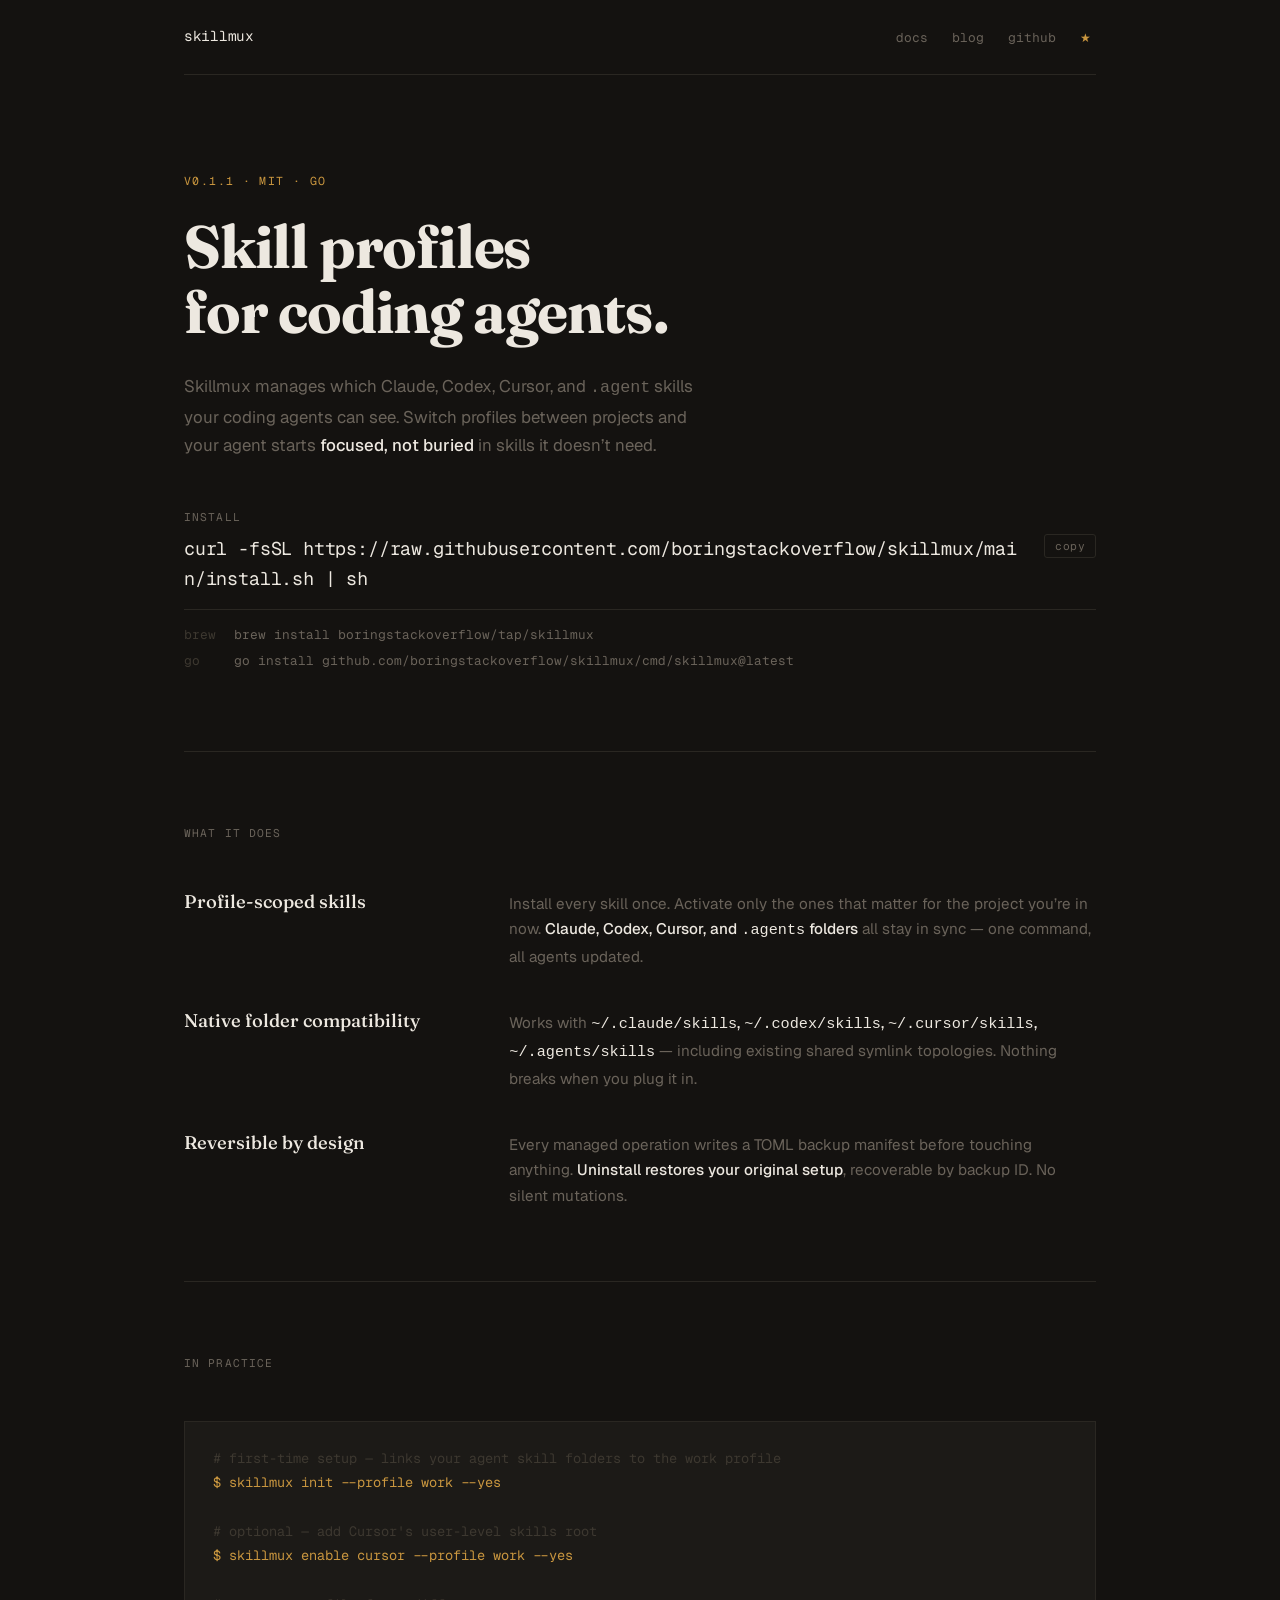
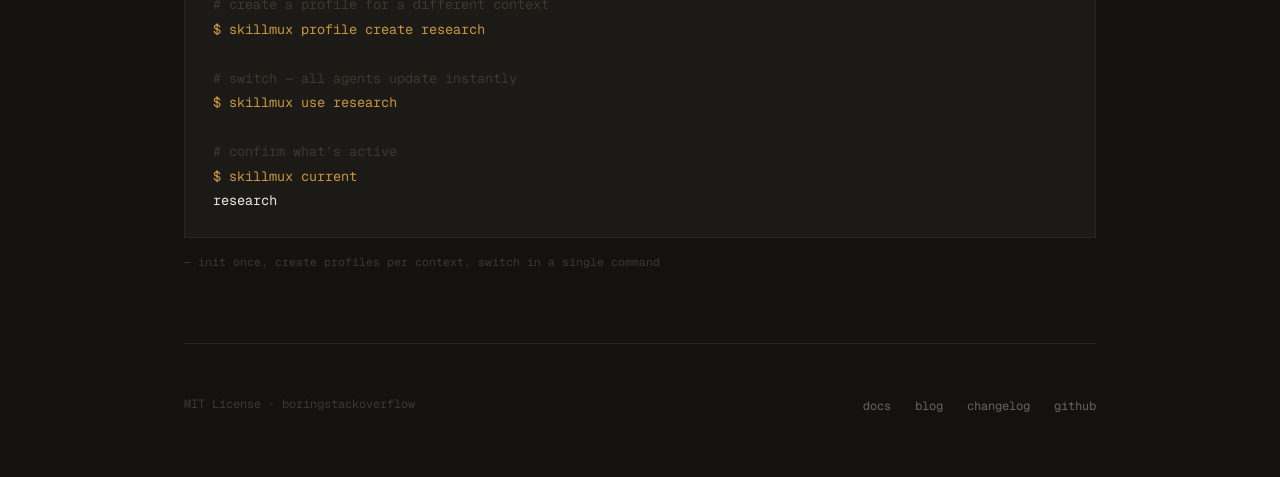
<file: docs/index.html>
<!DOCTYPE html>
<html lang="en">
<head>
  <meta charset="UTF-8">
  <meta name="viewport" content="width=device-width, initial-scale=1.0">
  <meta name="description" content="Skillmux is a CLI profile manager for Claude, Codex, Cursor, and coding-agent skills. Switch skill profiles per project while preserving native agent folders.">
  <meta name="robots" content="index,follow">
  <meta name="theme-color" content="#141210">
  <link rel="canonical" href="https://boringstackoverflow.github.io/skillmux/">
  <meta property="og:site_name" content="Skillmux">
  <meta property="og:title" content="Skillmux — Claude, Codex, Cursor, and coding-agent skill profiles">
  <meta property="og:description" content="A CLI profile manager for Claude, Codex, Cursor, and coding-agent skills. Keep agents focused by exposing only the skills needed for each project.">
  <meta property="og:type" content="website">
  <meta property="og:url" content="https://boringstackoverflow.github.io/skillmux/">
  <meta property="og:image" content="https://boringstackoverflow.github.io/skillmux/social-card.png">
  <meta property="og:image:type" content="image/png">
  <meta property="og:image:width" content="1200">
  <meta property="og:image:height" content="630">
  <meta property="og:image:alt" content="Skillmux profile manager for coding-agent skills">
  <meta property="og:locale" content="en_US">
  <meta name="twitter:card" content="summary_large_image">
  <meta name="twitter:title" content="Skillmux — Claude, Codex, Cursor, and coding-agent skill profiles">
  <meta name="twitter:description" content="Switch skill profiles per project for Claude, Codex, Cursor, and direct .agent skill folders.">
  <meta name="twitter:image" content="https://boringstackoverflow.github.io/skillmux/social-card.png">
  <title>Skillmux — Claude, Codex, Cursor, and coding-agent skill profiles</title>
  <link rel="icon" href="favicon.svg" type="image/svg+xml">
  <link rel="manifest" href="site.webmanifest">
  <link rel="preconnect" href="https://fonts.googleapis.com">
  <link rel="preconnect" href="https://fonts.gstatic.com" crossorigin>
  <link rel="stylesheet" href="style.css">
  <script type="application/ld+json">
  {
    "@context": "https://schema.org",
    "@type": "SoftwareApplication",
    "name": "Skillmux",
    "applicationCategory": "DeveloperApplication",
    "operatingSystem": "macOS, Linux",
    "description": "A CLI profile manager for Claude, Codex, Cursor, and coding-agent skills.",
    "url": "https://boringstackoverflow.github.io/skillmux/",
    "codeRepository": "https://github.com/boringstackoverflow/skillmux",
    "license": "https://github.com/boringstackoverflow/skillmux/blob/main/LICENSE",
    "programmingLanguage": "Go",
    "softwareVersion": "0.1.1",
    "author": {
      "@type": "Person",
      "name": "boringstackoverflow",
      "url": "https://github.com/boringstackoverflow"
    },
    "offers": {
      "@type": "Offer",
      "price": "0",
      "priceCurrency": "USD"
    }
  }
  </script>
</head>
<body>

  <div class="wrap">

    <!-- ─── Header ─── -->
    <header class="site-header">
      <a href="https://boringstackoverflow.github.io/skillmux/" class="wordmark">skillmux</a>
      <nav aria-label="Site navigation">
        <ul class="site-nav">
          <li><a href="docs.html">docs</a></li>
          <li><a href="blog/">blog</a></li>
          <li><a href="https://github.com/boringstackoverflow/skillmux">github</a></li>
          <li>
            <a href="https://github.com/boringstackoverflow/skillmux" class="stars" id="gh-link" aria-label="Star on GitHub">
              <span class="star-glyph" aria-hidden="true">★</span>
              <span id="star-count"></span>
            </a>
          </li>
        </ul>
      </nav>
    </header>

    <!-- ─── Hero ─── -->
    <main>
      <section class="hero" aria-label="Introduction">
        <span class="eyebrow">v0.1.1 &middot; MIT &middot; Go</span>
        <h1 class="headline">Skill profiles<br>for coding agents.</h1>
        <p class="subhead">
          Skillmux manages which Claude, Codex, Cursor, and <code>.agent</code> skills your
          coding agents can see. Switch profiles between projects and your agent starts
          <strong>focused, not buried</strong> in skills it doesn&rsquo;t need.
        </p>

        <div class="install" role="region" aria-label="Installation">
          <span class="install-label">install</span>
          <div class="install-primary">
            <span class="install-cmd" id="curl-cmd">curl -fsSL https://raw.githubusercontent.com/boringstackoverflow/skillmux/main/install.sh | sh</span>
            <button class="copy-btn" onclick="copyText('curl-cmd', this)" aria-label="Copy curl install command">copy</button>
          </div>
          <div class="install-alts">
            <div class="install-alt-row">
              <span class="alt-method">brew</span>
              <span>brew install boringstackoverflow/tap/skillmux</span>
            </div>
            <div class="install-alt-row">
              <span class="alt-method">go</span>
              <span>go install github.com/boringstackoverflow/skillmux/cmd/skillmux@latest</span>
            </div>
          </div>
        </div>
      </section>

      <!-- ─── Features ─── -->
      <section class="features" aria-label="Features">
        <span class="section-label">what it does</span>
        <ul class="feature-list">

          <li class="feature">
            <h2 class="feature-title">Profile-scoped skills</h2>
            <p class="feature-desc">
              Install every skill once. Activate only the ones that matter for the project
              you&rsquo;re in now. <strong>Claude, Codex, Cursor, and <code>.agents</code> folders</strong>
              all stay in sync — one command, all agents updated.
            </p>
          </li>

          <li class="feature">
            <h2 class="feature-title">Native folder compatibility</h2>
            <p class="feature-desc">
              Works with <strong><code>~/.claude/skills</code>, <code>~/.codex/skills</code>,
              <code>~/.cursor/skills</code>, <code>~/.agents/skills</code></strong> — including existing shared symlink topologies.
              Nothing breaks when you plug it in.
            </p>
          </li>

          <li class="feature">
            <h2 class="feature-title">Reversible by design</h2>
            <p class="feature-desc">
              Every managed operation writes a TOML backup manifest before touching anything.
              <strong>Uninstall restores your original setup</strong>, recoverable by backup ID.
              No silent mutations.
            </p>
          </li>

        </ul>
      </section>

      <!-- ─── In practice ─── -->
      <section class="proof" aria-label="In practice">
        <span class="section-label">in practice</span>
        <div class="snippet">
          <pre aria-label="Main Skillmux workflow">
<span class="c"># first-time setup — links your agent skill folders to the work profile</span>
<span class="v">$ skillmux init --profile work --yes</span>

<span class="c"># optional — add Cursor's user-level skills root</span>
<span class="v">$ skillmux enable cursor --profile work --yes</span>

<span class="c"># create a profile for a different context</span>
<span class="v">$ skillmux profile create research</span>

<span class="c"># switch — all agents update instantly</span>
<span class="v">$ skillmux use research</span>

<span class="c"># confirm what's active</span>
<span class="v">$ skillmux current</span>
<span class="k">research</span></pre>
        </div>
        <p class="attribution">— init once, create profiles per context, switch in a single command</p>
      </section>
    </main>

    <!-- ─── Footer ─── -->
    <footer class="site-footer">
      <span class="footer-copy">MIT License &middot; boringstackoverflow</span>
      <ul class="footer-links">
        <li><a href="docs.html">docs</a></li>
        <li><a href="blog/">blog</a></li>
        <li><a href="https://github.com/boringstackoverflow/skillmux/blob/main/CHANGELOG.md">changelog</a></li>
        <li><a href="https://github.com/boringstackoverflow/skillmux">github</a></li>
      </ul>
    </footer>

  </div>

  <script>
    // Copy install command
    function copyText(id, btn) {
      const text = document.getElementById(id).textContent.trim();
      navigator.clipboard.writeText(text).then(function() {
        const orig = btn.textContent;
        btn.textContent = 'copied';
        btn.classList.add('copied');
        setTimeout(function() {
          btn.textContent = orig;
          btn.classList.remove('copied');
        }, 1800);
      }).catch(function() {
        // Fallback for non-HTTPS contexts (local file://)
        var ta = document.createElement('textarea');
        ta.value = text;
        ta.style.position = 'fixed';
        ta.style.opacity = '0';
        document.body.appendChild(ta);
        ta.focus();
        ta.select();
        try { document.execCommand('copy'); } catch (e) {}
        document.body.removeChild(ta);
        btn.textContent = 'copied';
        btn.classList.add('copied');
        setTimeout(function() { btn.textContent = 'copy'; btn.classList.remove('copied'); }, 1800);
      });
    }

    // Fetch live GitHub star count
    (function() {
      var el = document.getElementById('star-count');
      if (!el) return;
      fetch('https://api.github.com/repos/boringstackoverflow/skillmux', {
        headers: { 'Accept': 'application/vnd.github.v3+json' }
      })
      .then(function(r) { return r.json(); })
      .then(function(d) {
        var n = d.stargazers_count;
        if (typeof n === 'number') {
          el.textContent = n >= 1000
            ? (n / 1000).toFixed(1).replace(/\.0$/, '') + 'k'
            : String(n);
        }
      })
      .catch(function() {
        // Silently fail — star count is cosmetic
      });
    })();
  </script>

</body>
</html>
</file>
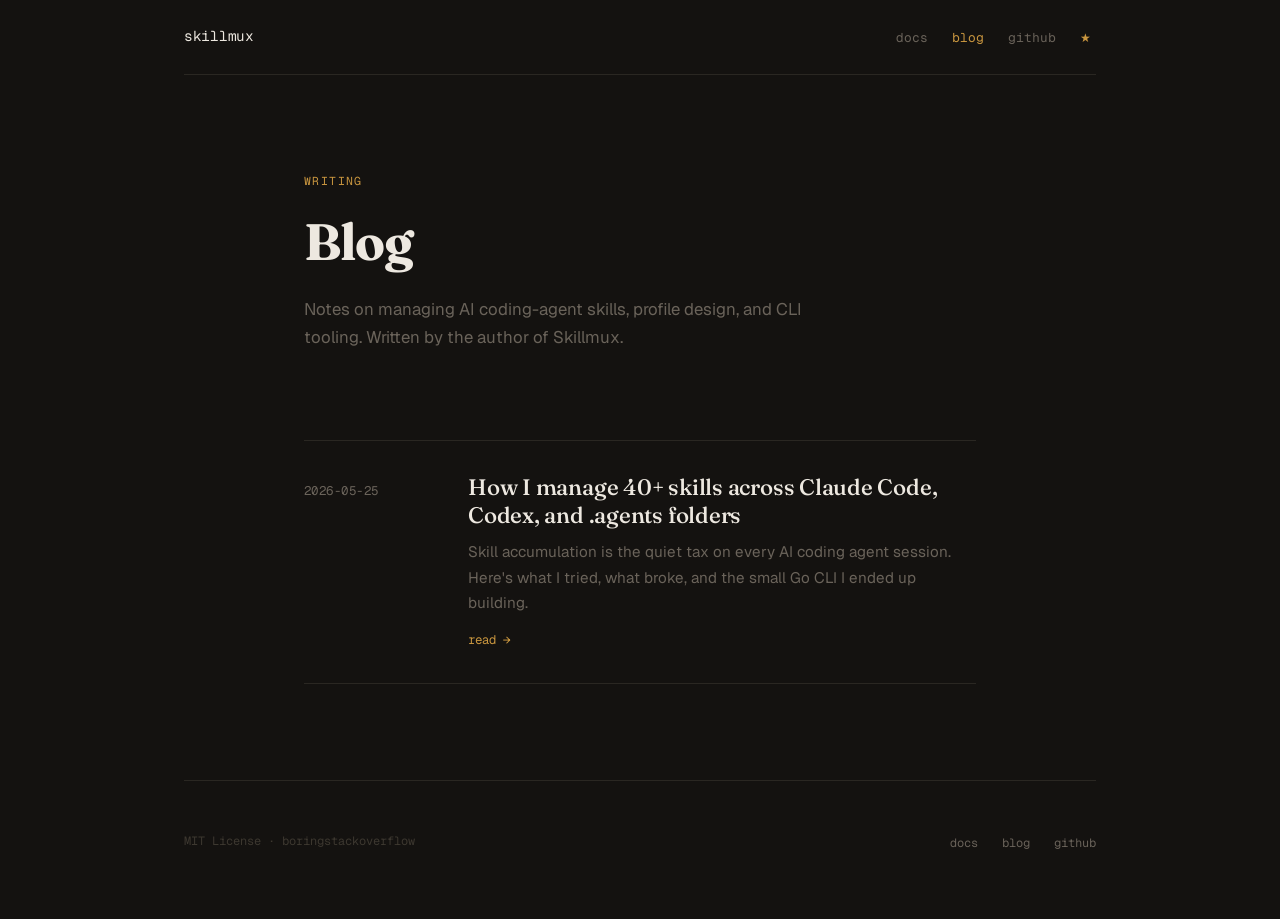
<file: docs/blog/index.html>
<!DOCTYPE html>
<html lang="en">
<head>
  <meta charset="UTF-8">
  <meta name="viewport" content="width=device-width, initial-scale=1.0">
  <meta name="description" content="Skillmux blog — posts on managing AI coding-agent skills, profile design, and CLI tooling.">
  <meta name="robots" content="index,follow">
  <meta name="theme-color" content="#141210">
  <link rel="canonical" href="https://boringstackoverflow.github.io/skillmux/blog/">
  <meta property="og:site_name" content="Skillmux">
  <meta property="og:title" content="Skillmux Blog">
  <meta property="og:description" content="Posts on managing AI coding-agent skills, profile design, and CLI tooling.">
  <meta property="og:type" content="website">
  <meta property="og:url" content="https://boringstackoverflow.github.io/skillmux/blog/">
  <meta property="og:image" content="https://boringstackoverflow.github.io/skillmux/social-card.png">
  <meta name="twitter:card" content="summary_large_image">
  <meta name="twitter:title" content="Skillmux Blog">
  <meta name="twitter:description" content="Posts on managing AI coding-agent skills, profile design, and CLI tooling.">
  <meta name="twitter:image" content="https://boringstackoverflow.github.io/skillmux/social-card.png">
  <title>Blog — Skillmux</title>
  <link rel="icon" href="../favicon.svg" type="image/svg+xml">
  <link rel="preconnect" href="https://fonts.googleapis.com">
  <link rel="preconnect" href="https://fonts.gstatic.com" crossorigin>
  <link rel="stylesheet" href="../style.css">
  <style>
    .blog-wrap {
      max-width: 720px;
      margin: 0 auto;
      padding: 0 24px;
    }

    .blog-header {
      padding: 96px 0 64px;
    }

    .blog-eyebrow {
      display: block;
      font-family: var(--font-mono);
      font-size: 0.72rem;
      color: var(--accent);
      letter-spacing: 0.12em;
      text-transform: uppercase;
      margin-bottom: 24px;
    }

    .blog-title {
      font-family: var(--font-display);
      font-size: clamp(2.4rem, 5vw, 3.2rem);
      font-weight: 700;
      line-height: 1.1;
      letter-spacing: -0.02em;
      color: var(--text);
      font-optical-sizing: auto;
      margin-bottom: 24px;
    }

    .blog-lead {
      font-size: 1.05rem;
      color: var(--muted);
      line-height: 1.7;
      max-width: 540px;
    }

    /* Post list */
    .post-list {
      padding: 24px 0 96px;
      list-style: none;
    }

    .post-entry {
      padding: 32px 0;
      border-top: 1px solid var(--border);
      display: grid;
      grid-template-columns: 140px 1fr;
      gap: 24px;
      align-items: baseline;
    }

    .post-entry:last-child {
      border-bottom: 1px solid var(--border);
    }

    @media (max-width: 540px) {
      .post-entry { grid-template-columns: 1fr; gap: 6px; }
    }

    .post-entry-date {
      font-family: var(--font-mono);
      font-size: 0.78rem;
      color: var(--muted);
      letter-spacing: 0.04em;
    }

    .post-entry-body {
      display: flex;
      flex-direction: column;
      gap: 10px;
    }

    .post-entry-title {
      font-family: var(--font-display);
      font-size: 1.4rem;
      font-weight: 500;
      line-height: 1.25;
      letter-spacing: -0.01em;
      color: var(--text);
      font-optical-sizing: auto;
      margin: 0;
    }

    .post-entry-title a {
      color: inherit;
      text-decoration: none;
      transition: color 0.15s;
    }
    .post-entry-title a:hover { color: var(--accent); }

    .post-entry-desc {
      font-size: 0.95rem;
      color: var(--muted);
      line-height: 1.7;
      margin: 0;
    }

    .post-entry-read {
      font-family: var(--font-mono);
      font-size: 0.78rem;
      color: var(--accent);
      text-decoration: none;
      margin-top: 4px;
      transition: color 0.15s;
    }
    .post-entry-read:hover { color: var(--text); }
  </style>
</head>
<body>

  <div class="wrap">
    <header class="site-header">
      <a href="https://boringstackoverflow.github.io/skillmux/" class="wordmark">skillmux</a>
      <nav aria-label="Site navigation">
        <ul class="site-nav">
          <li><a href="../docs.html">docs</a></li>
          <li><a href="index.html" style="color: var(--accent);">blog</a></li>
          <li><a href="https://github.com/boringstackoverflow/skillmux">github</a></li>
          <li>
            <a href="https://github.com/boringstackoverflow/skillmux" class="stars" id="gh-link" aria-label="Star on GitHub">
              <span class="star-glyph" aria-hidden="true">★</span>
              <span id="star-count"></span>
            </a>
          </li>
        </ul>
      </nav>
    </header>
  </div>

  <main class="blog-wrap">

    <section class="blog-header">
      <span class="blog-eyebrow">writing</span>
      <h1 class="blog-title">Blog</h1>
      <p class="blog-lead">
        Notes on managing AI coding-agent skills, profile design, and CLI tooling.
        Written by the author of Skillmux.
      </p>
    </section>

    <ul class="post-list">

      <li class="post-entry">
        <span class="post-entry-date">
          <time datetime="2026-05-25">2026-05-25</time>
        </span>
        <div class="post-entry-body">
          <h2 class="post-entry-title">
            <a href="managing-claude-skills.html">How I manage 40+ skills across Claude Code, Codex, and .agents folders</a>
          </h2>
          <p class="post-entry-desc">
            Skill accumulation is the quiet tax on every AI coding agent session.
            Here's what I tried, what broke, and the small Go CLI I ended up building.
          </p>
          <a class="post-entry-read" href="managing-claude-skills.html">read →</a>
        </div>
      </li>

    </ul>

  </main>

  <div class="wrap">
    <footer class="site-footer">
      <span class="footer-copy">MIT License &middot; boringstackoverflow</span>
      <ul class="footer-links">
        <li><a href="../docs.html">docs</a></li>
        <li><a href="index.html">blog</a></li>
        <li><a href="https://github.com/boringstackoverflow/skillmux">github</a></li>
      </ul>
    </footer>
  </div>

  <script>
    (function() {
      var el = document.getElementById('star-count');
      if (!el) return;
      fetch('https://api.github.com/repos/boringstackoverflow/skillmux', {
        headers: { 'Accept': 'application/vnd.github.v3+json' }
      })
      .then(function(r) { return r.json(); })
      .then(function(d) {
        var n = d.stargazers_count;
        if (typeof n === 'number') {
          el.textContent = n >= 1000
            ? (n / 1000).toFixed(1).replace(/\.0$/, '') + 'k'
            : String(n);
        }
      })
      .catch(function() {});
    })();
  </script>

</body>
</html>
</file>
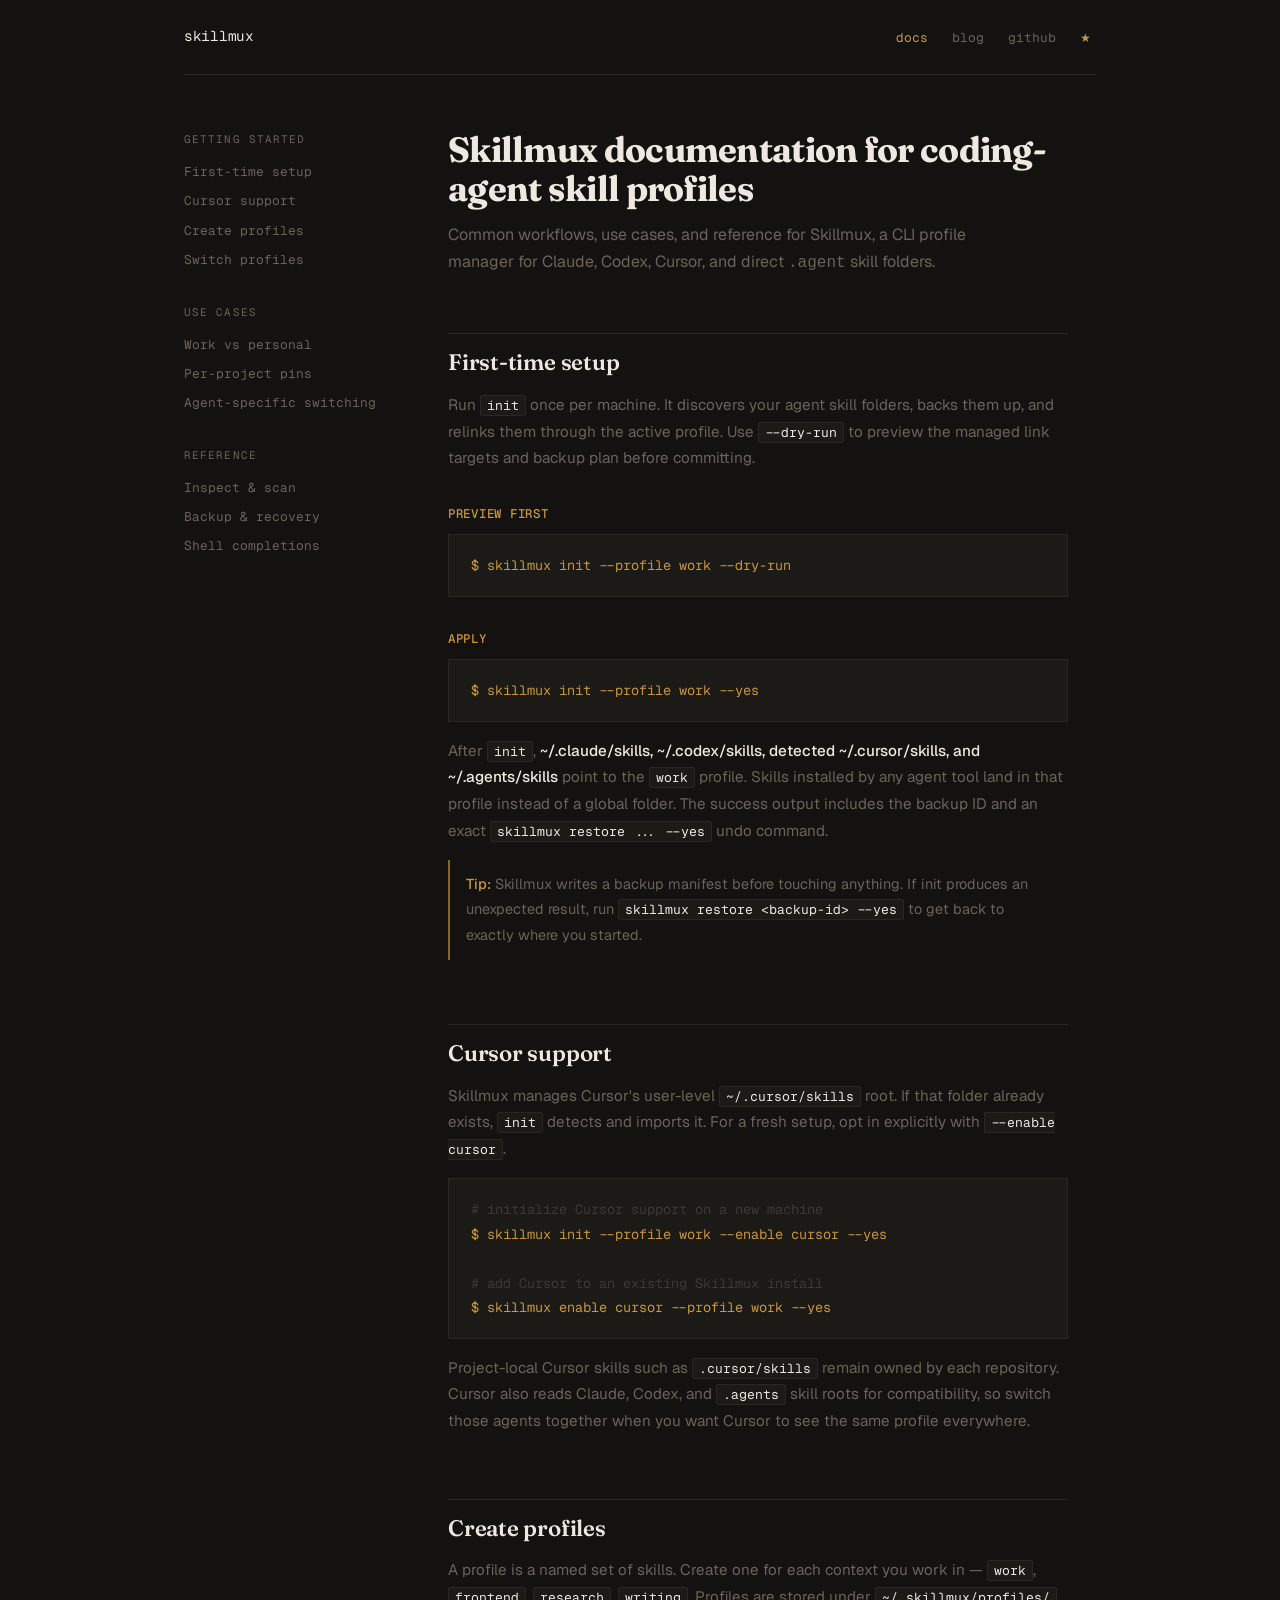
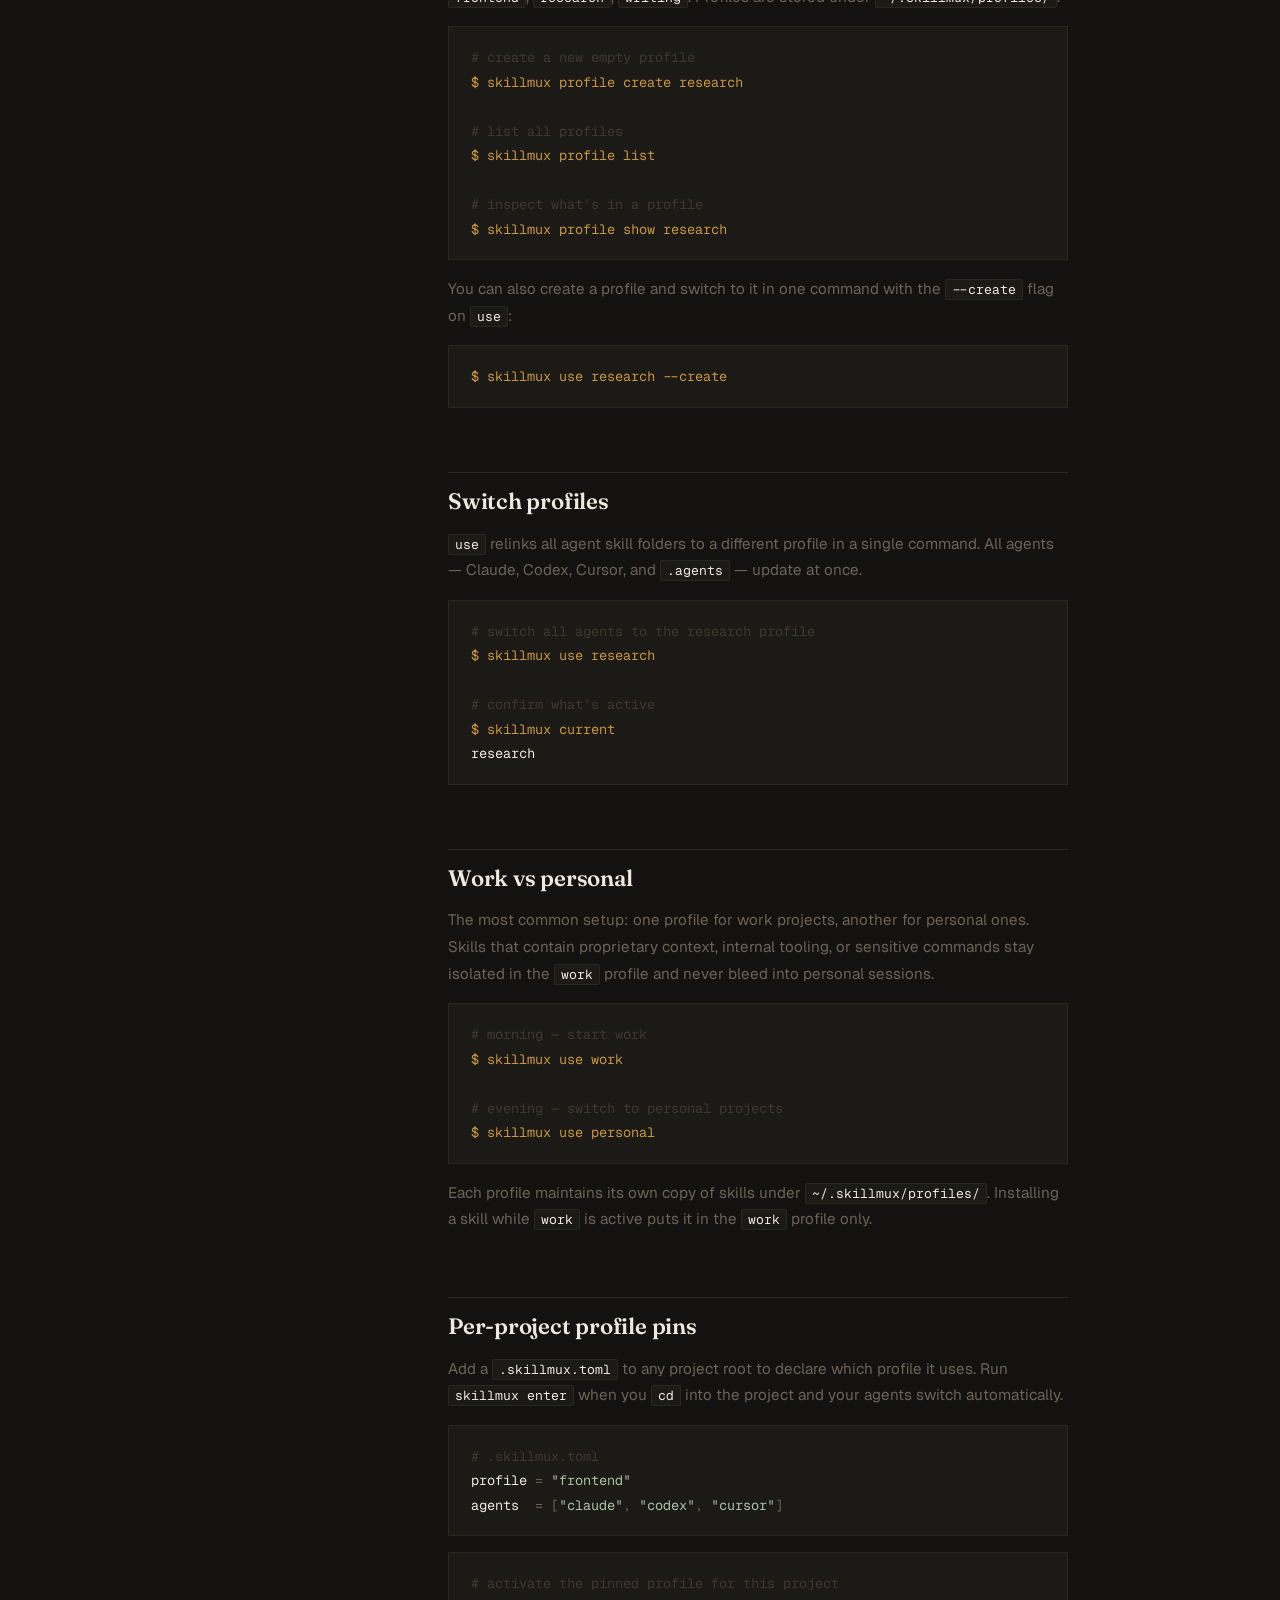
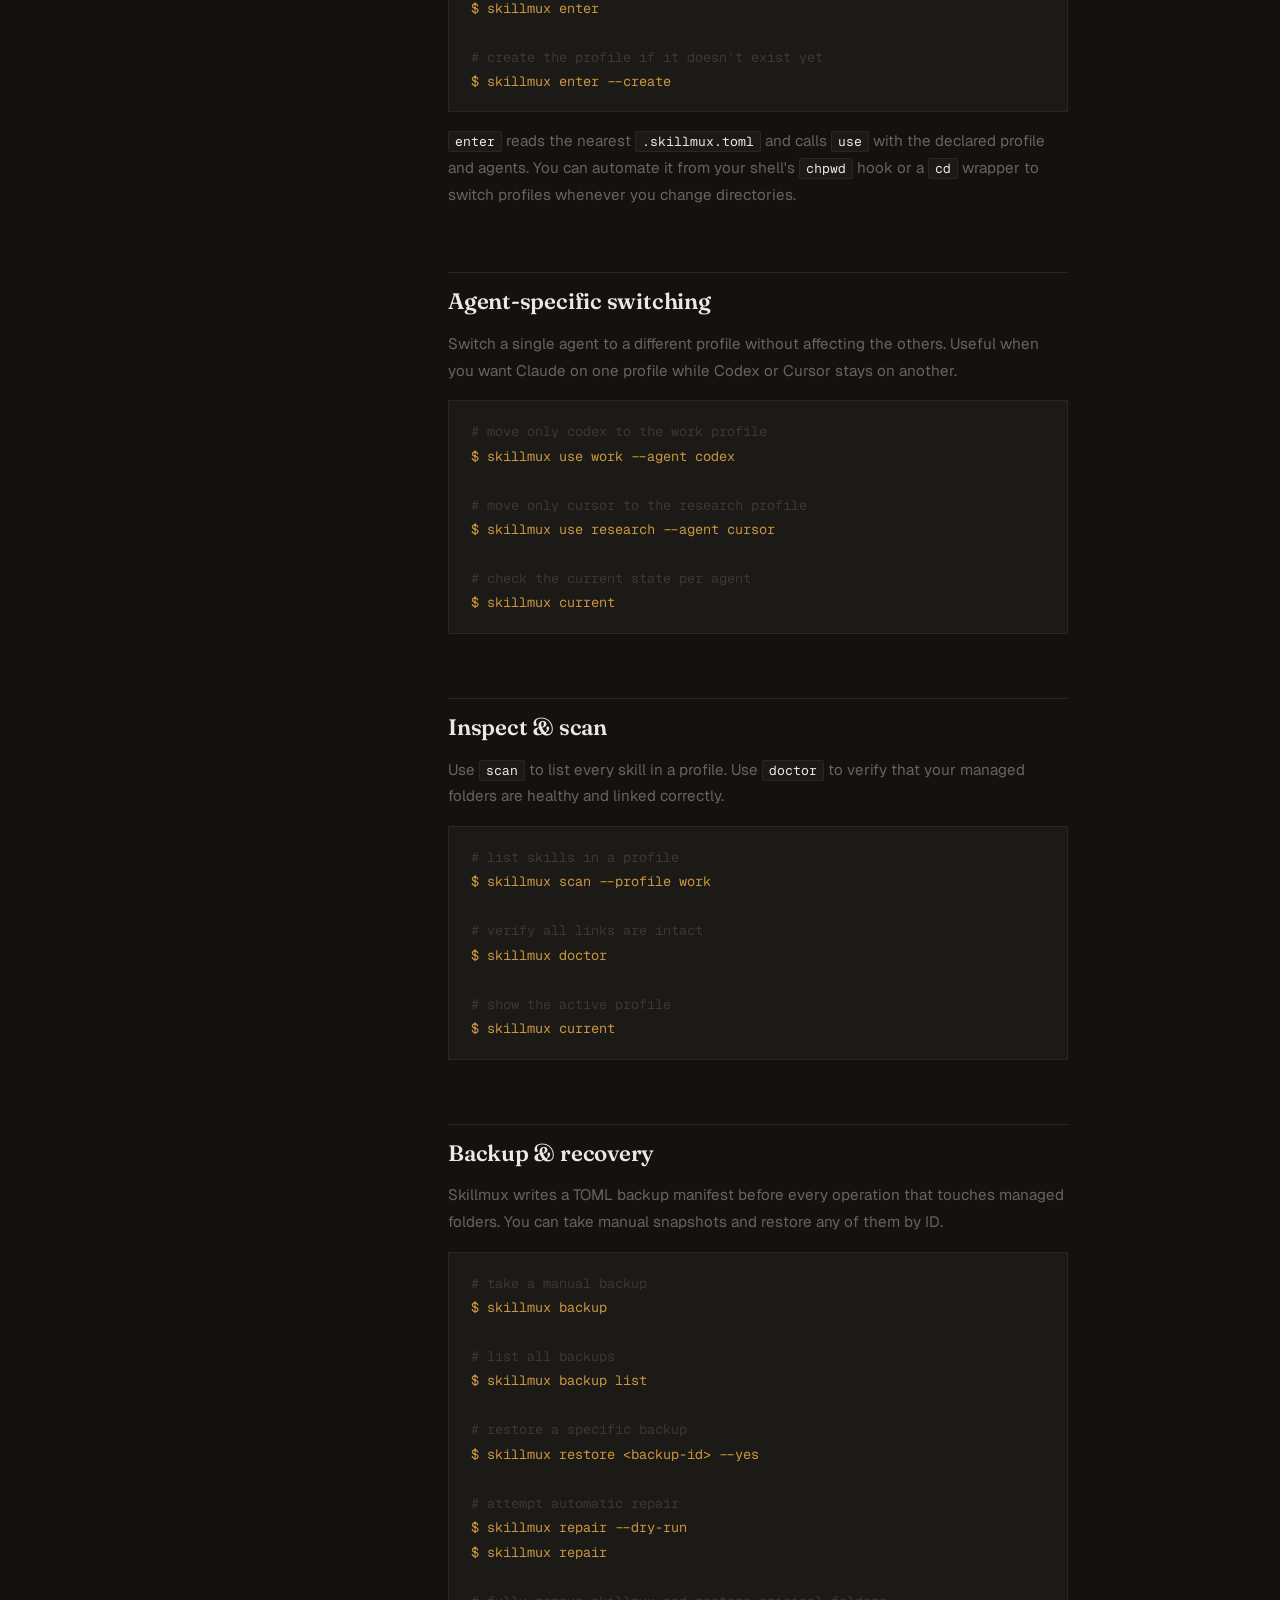
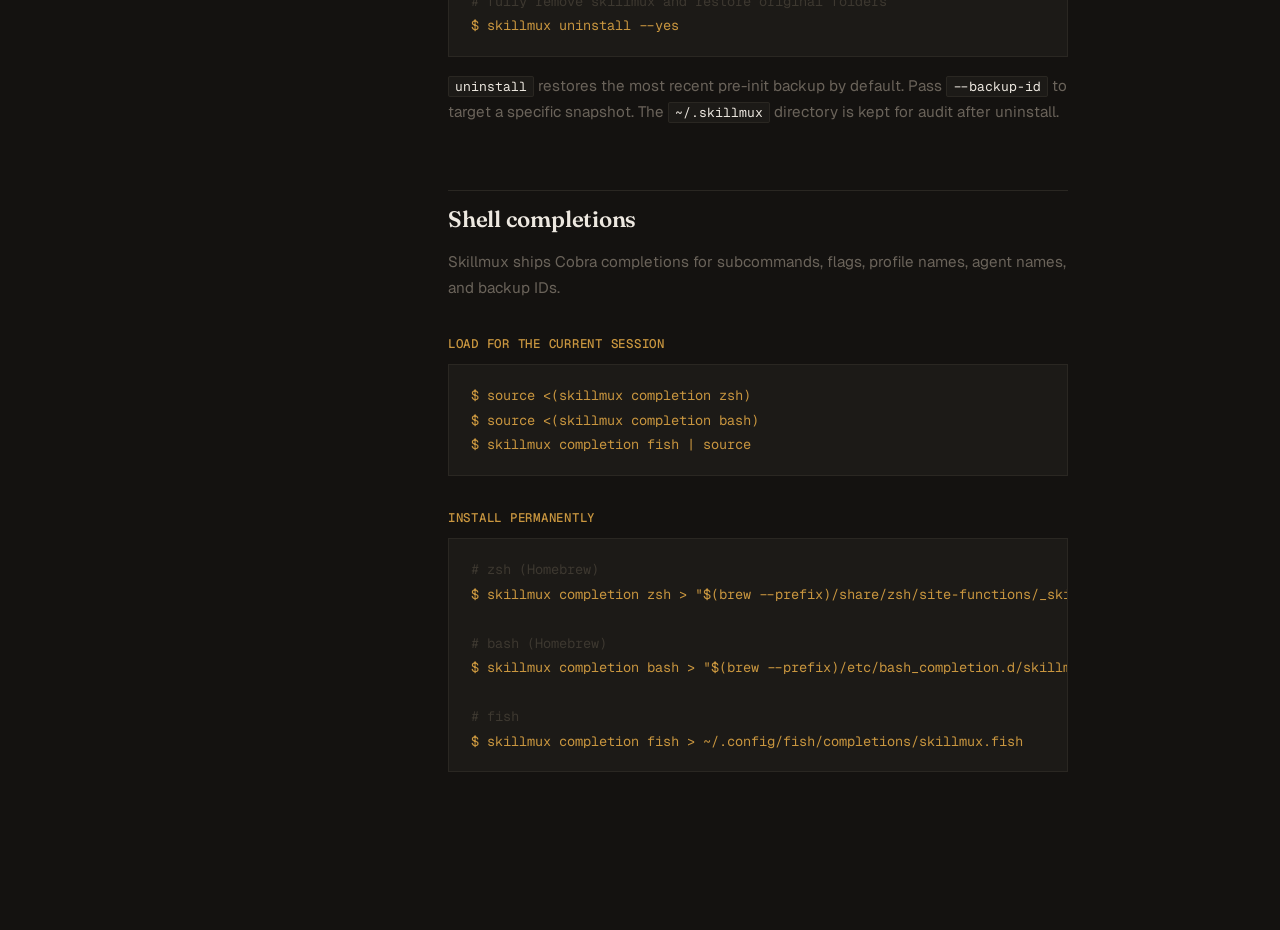
<file: docs/docs.html>
<!DOCTYPE html>
<html lang="en">
<head>
  <meta charset="UTF-8">
  <meta name="viewport" content="width=device-width, initial-scale=1.0">
  <meta name="description" content="Skillmux documentation for Claude, Codex, Cursor, and coding-agent skill profiles. Learn setup, profile switching, per-project pins, backups, and shell completions.">
  <meta name="robots" content="index,follow">
  <meta name="theme-color" content="#141210">
  <link rel="canonical" href="https://boringstackoverflow.github.io/skillmux/docs.html">
  <meta property="og:site_name" content="Skillmux">
  <meta property="og:title" content="Skillmux Docs — coding-agent skill profiles">
  <meta property="og:description" content="Setup, profile switching, project pins, backup recovery, and shell completion docs for Skillmux.">
  <meta property="og:type" content="article">
  <meta property="og:url" content="https://boringstackoverflow.github.io/skillmux/docs.html">
  <meta property="og:image" content="https://boringstackoverflow.github.io/skillmux/social-card.png">
  <meta property="og:image:type" content="image/png">
  <meta property="og:image:width" content="1200">
  <meta property="og:image:height" content="630">
  <meta property="og:image:alt" content="Skillmux documentation for coding-agent skill profiles">
  <meta property="og:locale" content="en_US">
  <meta name="twitter:card" content="summary_large_image">
  <meta name="twitter:title" content="Skillmux Docs — coding-agent skill profiles">
  <meta name="twitter:description" content="Common workflows and command reference for managing Claude, Codex, Cursor, and coding-agent skill profiles.">
  <meta name="twitter:image" content="https://boringstackoverflow.github.io/skillmux/social-card.png">
  <title>Skillmux Docs — Claude, Codex, Cursor, and coding-agent skill profiles</title>
  <link rel="icon" href="favicon.svg" type="image/svg+xml">
  <link rel="manifest" href="site.webmanifest">
  <link rel="preconnect" href="https://fonts.googleapis.com">
  <link rel="preconnect" href="https://fonts.gstatic.com" crossorigin>
  <link rel="stylesheet" href="style.css">
  <script type="application/ld+json">
  {
    "@context": "https://schema.org",
    "@type": "TechArticle",
    "headline": "Skillmux documentation for coding-agent skill profiles",
    "description": "Common workflows and command reference for managing Claude, Codex, Cursor, and coding-agent skill profiles with Skillmux.",
    "url": "https://boringstackoverflow.github.io/skillmux/docs.html",
    "about": "Skill profile management for coding agents",
    "author": {
      "@type": "Person",
      "name": "boringstackoverflow",
      "url": "https://github.com/boringstackoverflow"
    },
    "publisher": {
      "@type": "Organization",
      "name": "Skillmux",
      "url": "https://boringstackoverflow.github.io/skillmux/"
    }
  }
  </script>
  <style>
    /* ─── Docs-specific layout ─── */

    .docs-layout {
      display: grid;
      grid-template-columns: 200px minmax(0, 1fr);
      gap: 64px;
      width: min(100%, var(--max-w));
      margin: 0 auto;
      padding: 0 24px;
    }

    /* ─── Sidebar ─── */

    .docs-sidebar {
      position: sticky;
      top: 40px;
      align-self: start;
      min-width: 0;
      padding-top: 56px;
    }

    .sidebar-section {
      margin-bottom: 32px;
    }

    .sidebar-heading {
      font-family: var(--font-mono);
      font-size: 0.68rem;
      color: var(--muted);
      letter-spacing: 0.1em;
      text-transform: uppercase;
      margin-bottom: 10px;
    }

    .sidebar-links {
      list-style: none;
      display: flex;
      flex-direction: column;
      gap: 4px;
    }

    .sidebar-links a {
      font-family: var(--font-mono);
      font-size: 0.8rem;
      color: var(--muted);
      text-decoration: none;
      transition: color 0.15s;
      display: block;
      padding: 2px 0;
    }

    .sidebar-links a:hover { color: var(--text); }
    .sidebar-links a.active { color: var(--accent); }

    /* ─── Docs content ─── */

    .docs-content {
      padding: 56px 0 96px;
      width: 100%;
      max-width: 620px;
      min-width: 0;
    }

    .docs-content h1 {
      font-family: var(--font-display);
      font-size: 2.2rem;
      font-weight: 700;
      line-height: 1.1;
      letter-spacing: -0.02em;
      color: var(--text);
      font-optical-sizing: auto;
      margin-bottom: 12px;
    }

    .docs-content .lead {
      font-size: 1rem;
      color: var(--muted);
      line-height: 1.7;
      margin-bottom: 56px;
      max-width: 520px;
    }

    .docs-section {
      margin-bottom: 64px;
    }

    .docs-section h2 {
      font-family: var(--font-display);
      font-size: 1.4rem;
      font-weight: 600;
      line-height: 1.15;
      letter-spacing: -0.01em;
      color: var(--text);
      font-optical-sizing: auto;
      margin-bottom: 16px;
      padding-top: 16px;
      border-top: 1px solid var(--border);
    }

    .docs-section h3 {
      font-family: var(--font-mono);
      font-size: 0.78rem;
      font-weight: 500;
      color: var(--accent);
      letter-spacing: 0.06em;
      text-transform: uppercase;
      margin-top: 32px;
      margin-bottom: 10px;
    }

    .docs-section p {
      font-size: 0.95rem;
      color: var(--muted);
      line-height: 1.75;
      margin-bottom: 16px;
    }

    .docs-section p strong {
      color: var(--text);
      font-weight: 500;
    }

    .docs-section ul,
    .docs-section ol {
      padding-left: 20px;
      margin-bottom: 16px;
    }

    .docs-section li {
      font-size: 0.95rem;
      color: var(--muted);
      line-height: 1.75;
      margin-bottom: 4px;
    }

    .docs-section li strong { color: var(--text); font-weight: 500; }

    .code-block {
      background: var(--surface);
      border: 1px solid var(--border);
      padding: 18px 22px;
      margin-bottom: 16px;
      max-width: 100%;
      overflow-x: auto;
    }

    .code-block pre {
      font-family: var(--font-mono);
      font-size: 0.85rem;
      line-height: 1.8;
      color: var(--muted);
      white-space: pre;
      tab-size: 2;
    }

    .code-block .c  { color: var(--muted-2); }
    .code-block .v  { color: var(--accent); }
    .code-block .k  { color: var(--text); }
    .code-block .s  { color: #A8C4A2; }
    .code-block .kw { color: #8BAFC4; }

    /* inline code */
    .docs-section code {
      font-family: var(--font-mono);
      font-size: 0.82rem;
      color: var(--text);
      background: var(--surface);
      padding: 1px 6px;
      border: 1px solid var(--border);
      border-radius: 2px;
      overflow-wrap: anywhere;
    }

    .callout {
      border-left: 2px solid var(--border);
      padding: 12px 16px;
      margin-bottom: 16px;
    }

    .callout p {
      margin-bottom: 0;
      font-size: 0.9rem;
    }

    .callout.tip { border-color: var(--accent-dim); }
    .callout.tip p { color: var(--muted); }
    .callout.tip strong { color: var(--accent); }

    /* ─── Header override for wider layout ─── */
    .docs-header-wrap {
      width: min(100%, var(--max-w));
      margin: 0 auto;
      padding: 0 24px;
    }

    @media (max-width: 680px) {
      .docs-header-wrap,
      .docs-layout {
        padding-left: 18px;
        padding-right: 18px;
      }

      .docs-layout {
        grid-template-columns: minmax(0, 1fr);
        gap: 0;
      }

      .docs-sidebar {
        position: static;
        top: auto;
        width: 100%;
        border-bottom: 1px solid var(--border);
        padding: 22px 0 24px;
        margin-bottom: 0;
      }

      .sidebar-section {
        margin-bottom: 18px;
      }

      .sidebar-section:last-child {
        margin-bottom: 0;
      }

      .sidebar-links {
        display: grid;
        grid-template-columns: minmax(0, 1fr);
        gap: 6px;
      }

      .sidebar-links a {
        min-width: 0;
        padding: 4px 0;
        overflow-wrap: anywhere;
      }

      .docs-content {
        max-width: none;
        padding: 40px 0 72px;
      }

      .docs-content h1 {
        font-size: 1.9rem;
        overflow-wrap: anywhere;
      }

      .docs-content .lead {
        margin-bottom: 40px;
      }

      .docs-section {
        margin-bottom: 48px;
      }

      .code-block {
        padding: 14px 16px;
      }

      .code-block pre {
        font-size: 0.78rem;
      }
    }
  </style>
</head>
<body>

  <!-- ─── Header ─── -->
  <div class="docs-header-wrap">
    <header class="site-header">
      <a href="https://boringstackoverflow.github.io/skillmux/" class="wordmark">skillmux</a>
      <nav aria-label="Site navigation">
        <ul class="site-nav">
          <li><a href="docs.html" style="color: var(--accent);">docs</a></li>
          <li><a href="blog/">blog</a></li>
          <li><a href="https://github.com/boringstackoverflow/skillmux">github</a></li>
          <li>
            <a href="https://github.com/boringstackoverflow/skillmux" class="stars" id="gh-link" aria-label="Star on GitHub">
              <span class="star-glyph" aria-hidden="true">★</span>
              <span id="star-count"></span>
            </a>
          </li>
        </ul>
      </nav>
    </header>
  </div>

  <!-- ─── Docs layout ─── -->
  <div class="docs-layout">

    <!-- Sidebar -->
    <aside class="docs-sidebar" aria-label="Documentation navigation">

      <div class="sidebar-section">
        <p class="sidebar-heading">Getting started</p>
        <ul class="sidebar-links">
          <li><a href="#first-time-setup">First-time setup</a></li>
          <li><a href="#cursor-support">Cursor support</a></li>
          <li><a href="#create-profiles">Create profiles</a></li>
          <li><a href="#switch-profiles">Switch profiles</a></li>
        </ul>
      </div>

      <div class="sidebar-section">
        <p class="sidebar-heading">Use cases</p>
        <ul class="sidebar-links">
          <li><a href="#work-vs-personal">Work vs personal</a></li>
          <li><a href="#per-project-pins">Per-project pins</a></li>
          <li><a href="#agent-specific">Agent-specific switching</a></li>
        </ul>
      </div>

      <div class="sidebar-section">
        <p class="sidebar-heading">Reference</p>
        <ul class="sidebar-links">
          <li><a href="#inspect">Inspect &amp; scan</a></li>
          <li><a href="#recovery">Backup &amp; recovery</a></li>
          <li><a href="#completions">Shell completions</a></li>
        </ul>
      </div>

    </aside>

    <!-- Main content -->
    <main class="docs-content">

      <h1>Skillmux documentation for coding-agent skill profiles</h1>
      <p class="lead">
        Common workflows, use cases, and reference for Skillmux, a CLI profile
        manager for Claude, Codex, Cursor, and direct <code>.agent</code> skill folders.
      </p>

      <!-- ─── First-time setup ─── -->
      <section class="docs-section" id="first-time-setup">
        <h2>First-time setup</h2>
        <p>
          Run <code>init</code> once per machine. It discovers your agent skill folders,
          backs them up, and relinks them through the active profile. Use <code>--dry-run</code>
          to preview the managed link targets and backup plan before committing.
        </p>

        <h3>Preview first</h3>
        <div class="code-block"><pre>
<span class="v">$ skillmux init --profile work --dry-run</span></pre>
        </div>

        <h3>Apply</h3>
        <div class="code-block"><pre>
<span class="v">$ skillmux init --profile work --yes</span></pre>
        </div>

        <p>
          After <code>init</code>, <strong>~/.claude/skills, ~/.codex/skills, detected ~/.cursor/skills, and ~/.agents/skills</strong>
          point to the <code>work</code> profile. Skills installed by any agent tool
          land in that profile instead of a global folder. The success output includes
          the backup ID and an exact <code>skillmux restore ... --yes</code> undo command.
        </p>

        <div class="callout tip">
          <p><strong>Tip:</strong> Skillmux writes a backup manifest before touching anything.
          If init produces an unexpected result, run <code>skillmux restore &lt;backup-id&gt; --yes</code>
          to get back to exactly where you started.</p>
        </div>
      </section>

      <!-- ─── Cursor support ─── -->
      <section class="docs-section" id="cursor-support">
        <h2>Cursor support</h2>
        <p>
          Skillmux manages Cursor's user-level <code>~/.cursor/skills</code> root.
          If that folder already exists, <code>init</code> detects and imports it.
          For a fresh setup, opt in explicitly with <code>--enable cursor</code>.
        </p>

        <div class="code-block"><pre>
<span class="c"># initialize Cursor support on a new machine</span>
<span class="v">$ skillmux init --profile work --enable cursor --yes</span>

<span class="c"># add Cursor to an existing Skillmux install</span>
<span class="v">$ skillmux enable cursor --profile work --yes</span></pre>
        </div>

        <p>
          Project-local Cursor skills such as <code>.cursor/skills</code> remain
          owned by each repository. Cursor also reads Claude, Codex, and
          <code>.agents</code> skill roots for compatibility, so switch those agents
          together when you want Cursor to see the same profile everywhere.
        </p>
      </section>

      <!-- ─── Create profiles ─── -->
      <section class="docs-section" id="create-profiles">
        <h2>Create profiles</h2>
        <p>
          A profile is a named set of skills. Create one for each context you work in —
          <code>work</code>, <code>frontend</code>, <code>research</code>, <code>writing</code>.
          Profiles are stored under <code>~/.skillmux/profiles/</code>.
        </p>

        <div class="code-block"><pre>
<span class="c"># create a new empty profile</span>
<span class="v">$ skillmux profile create research</span>

<span class="c"># list all profiles</span>
<span class="v">$ skillmux profile list</span>

<span class="c"># inspect what's in a profile</span>
<span class="v">$ skillmux profile show research</span></pre>
        </div>

        <p>
          You can also create a profile and switch to it in one command with the
          <code>--create</code> flag on <code>use</code>:
        </p>

        <div class="code-block"><pre>
<span class="v">$ skillmux use research --create</span></pre>
        </div>
      </section>

      <!-- ─── Switch profiles ─── -->
      <section class="docs-section" id="switch-profiles">
        <h2>Switch profiles</h2>
        <p>
          <code>use</code> relinks all agent skill folders to a different profile in a
          single command. All agents — Claude, Codex, Cursor, and <code>.agents</code> — update at once.
        </p>

        <div class="code-block"><pre>
<span class="c"># switch all agents to the research profile</span>
<span class="v">$ skillmux use research</span>

<span class="c"># confirm what's active</span>
<span class="v">$ skillmux current</span>
<span class="k">research</span></pre>
        </div>
      </section>

      <!-- ─── Work vs personal ─── -->
      <section class="docs-section" id="work-vs-personal">
        <h2>Work vs personal</h2>
        <p>
          The most common setup: one profile for work projects, another for personal ones.
          Skills that contain proprietary context, internal tooling, or sensitive commands
          stay isolated in the <code>work</code> profile and never bleed into personal sessions.
        </p>

        <div class="code-block"><pre>
<span class="c"># morning — start work</span>
<span class="v">$ skillmux use work</span>

<span class="c"># evening — switch to personal projects</span>
<span class="v">$ skillmux use personal</span></pre>
        </div>

        <p>
          Each profile maintains its own copy of skills under <code>~/.skillmux/profiles/</code>.
          Installing a skill while <code>work</code> is active puts it in the <code>work</code> profile only.
        </p>
      </section>

      <!-- ─── Per-project pins ─── -->
      <section class="docs-section" id="per-project-pins">
        <h2>Per-project profile pins</h2>
        <p>
          Add a <code>.skillmux.toml</code> to any project root to declare which profile it uses.
          Run <code>skillmux enter</code> when you <code>cd</code> into the project and your agents
          switch automatically.
        </p>

        <div class="code-block"><pre>
<span class="c"># .skillmux.toml</span>
<span class="k">profile</span> = <span class="s">"frontend"</span>
<span class="k">agents</span>  = [<span class="s">"claude"</span>, <span class="s">"codex"</span>, <span class="s">"cursor"</span>]</pre>
        </div>

        <div class="code-block"><pre>
<span class="c"># activate the pinned profile for this project</span>
<span class="v">$ skillmux enter</span>

<span class="c"># create the profile if it doesn't exist yet</span>
<span class="v">$ skillmux enter --create</span></pre>
        </div>

        <p>
          <code>enter</code> reads the nearest <code>.skillmux.toml</code> and calls <code>use</code>
          with the declared profile and agents. You can automate it from your shell's
          <code>chpwd</code> hook or a <code>cd</code> wrapper to switch profiles whenever
          you change directories.
        </p>
      </section>

      <!-- ─── Agent-specific switching ─── -->
      <section class="docs-section" id="agent-specific">
        <h2>Agent-specific switching</h2>
        <p>
          Switch a single agent to a different profile without affecting the others.
          Useful when you want Claude on one profile while Codex or Cursor stays on another.
        </p>

        <div class="code-block"><pre>
<span class="c"># move only codex to the work profile</span>
<span class="v">$ skillmux use work --agent codex</span>

<span class="c"># move only cursor to the research profile</span>
<span class="v">$ skillmux use research --agent cursor</span>

<span class="c"># check the current state per agent</span>
<span class="v">$ skillmux current</span></pre>
        </div>
      </section>

      <!-- ─── Inspect & scan ─── -->
      <section class="docs-section" id="inspect">
        <h2>Inspect &amp; scan</h2>
        <p>
          Use <code>scan</code> to list every skill in a profile. Use <code>doctor</code>
          to verify that your managed folders are healthy and linked correctly.
        </p>

        <div class="code-block"><pre>
<span class="c"># list skills in a profile</span>
<span class="v">$ skillmux scan --profile work</span>

<span class="c"># verify all links are intact</span>
<span class="v">$ skillmux doctor</span>

<span class="c"># show the active profile</span>
<span class="v">$ skillmux current</span></pre>
        </div>
      </section>

      <!-- ─── Backup & recovery ─── -->
      <section class="docs-section" id="recovery">
        <h2>Backup &amp; recovery</h2>
        <p>
          Skillmux writes a TOML backup manifest before every operation that touches
          managed folders. You can take manual snapshots and restore any of them by ID.
        </p>

        <div class="code-block"><pre>
<span class="c"># take a manual backup</span>
<span class="v">$ skillmux backup</span>

<span class="c"># list all backups</span>
<span class="v">$ skillmux backup list</span>

<span class="c"># restore a specific backup</span>
<span class="v">$ skillmux restore &lt;backup-id&gt; --yes</span>

<span class="c"># attempt automatic repair</span>
<span class="v">$ skillmux repair --dry-run</span>
<span class="v">$ skillmux repair</span>

<span class="c"># fully remove skillmux and restore original folders</span>
<span class="v">$ skillmux uninstall --yes</span></pre>
        </div>

        <p>
          <code>uninstall</code> restores the most recent pre-init backup by default.
          Pass <code>--backup-id</code> to target a specific snapshot. The
          <code>~/.skillmux</code> directory is kept for audit after uninstall.
        </p>
      </section>

      <!-- ─── Shell completions ─── -->
      <section class="docs-section" id="completions">
        <h2>Shell completions</h2>
        <p>
          Skillmux ships Cobra completions for subcommands, flags, profile names, agent
          names, and backup IDs.
        </p>

        <h3>Load for the current session</h3>
        <div class="code-block"><pre>
<span class="v">$ source &lt;(skillmux completion zsh)</span>
<span class="v">$ source &lt;(skillmux completion bash)</span>
<span class="v">$ skillmux completion fish | source</span></pre>
        </div>

        <h3>Install permanently</h3>
        <div class="code-block"><pre>
<span class="c"># zsh (Homebrew)</span>
<span class="v">$ skillmux completion zsh &gt; "$(brew --prefix)/share/zsh/site-functions/_skillmux"</span>

<span class="c"># bash (Homebrew)</span>
<span class="v">$ skillmux completion bash &gt; "$(brew --prefix)/etc/bash_completion.d/skillmux"</span>

<span class="c"># fish</span>
<span class="v">$ skillmux completion fish &gt; ~/.config/fish/completions/skillmux.fish</span></pre>
        </div>
      </section>

    </main>
  </div>

  <script>
    // Fetch live GitHub star count
    (function() {
      var el = document.getElementById('star-count');
      if (!el) return;
      fetch('https://api.github.com/repos/boringstackoverflow/skillmux', {
        headers: { 'Accept': 'application/vnd.github.v3+json' }
      })
      .then(function(r) { return r.json(); })
      .then(function(d) {
        var n = d.stargazers_count;
        if (typeof n === 'number') {
          el.textContent = n >= 1000
            ? (n / 1000).toFixed(1).replace(/\.0$/, '') + 'k'
            : String(n);
        }
      })
      .catch(function() {});
    })();

    // Highlight active sidebar link on scroll
    (function() {
      var sections = document.querySelectorAll('.docs-section[id]');
      var links = document.querySelectorAll('.sidebar-links a');
      if (!sections.length || !links.length) return;

      function onScroll() {
        var scrollY = window.scrollY + 120;
        var current = '';
        sections.forEach(function(s) {
          if (s.offsetTop <= scrollY) current = s.id;
        });
        links.forEach(function(a) {
          a.classList.toggle('active', a.getAttribute('href') === '#' + current);
        });
      }

      window.addEventListener('scroll', onScroll, { passive: true });
      onScroll();
    })();
  </script>

</body>
</html>
</file>
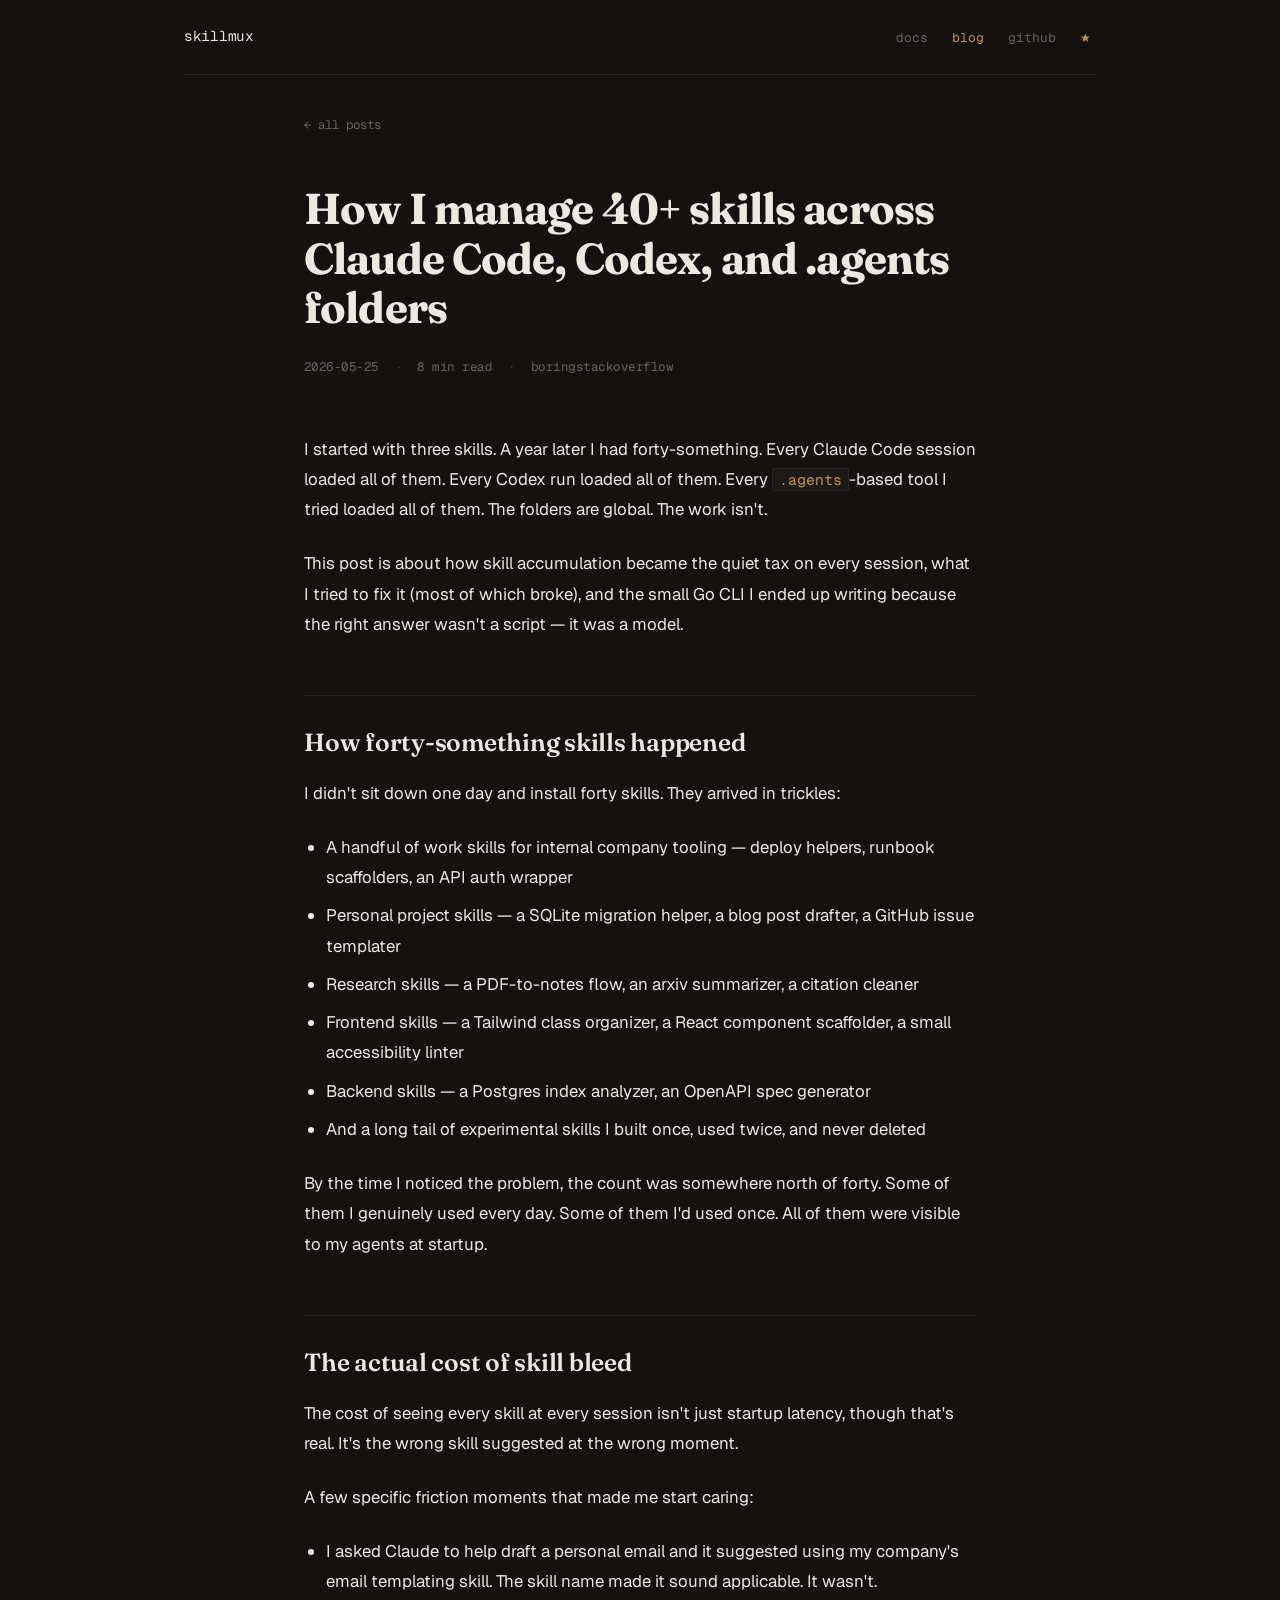
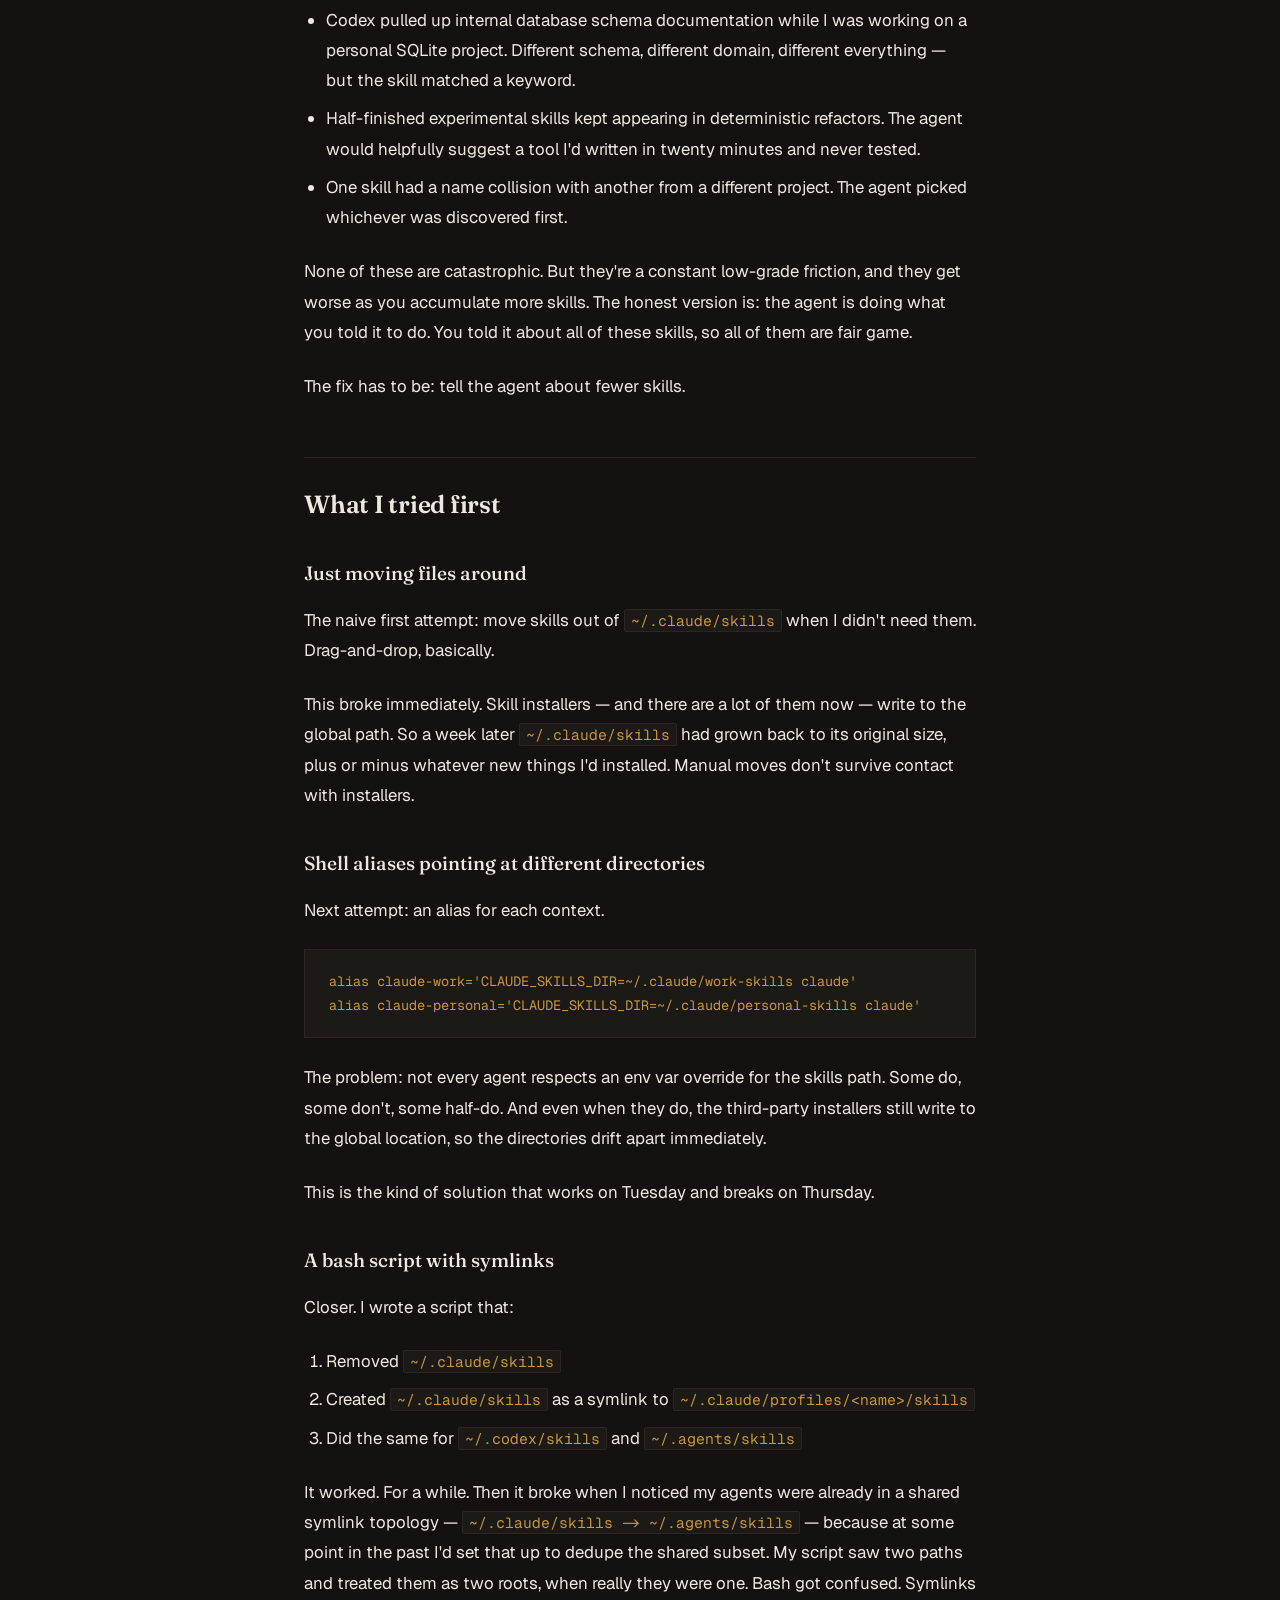
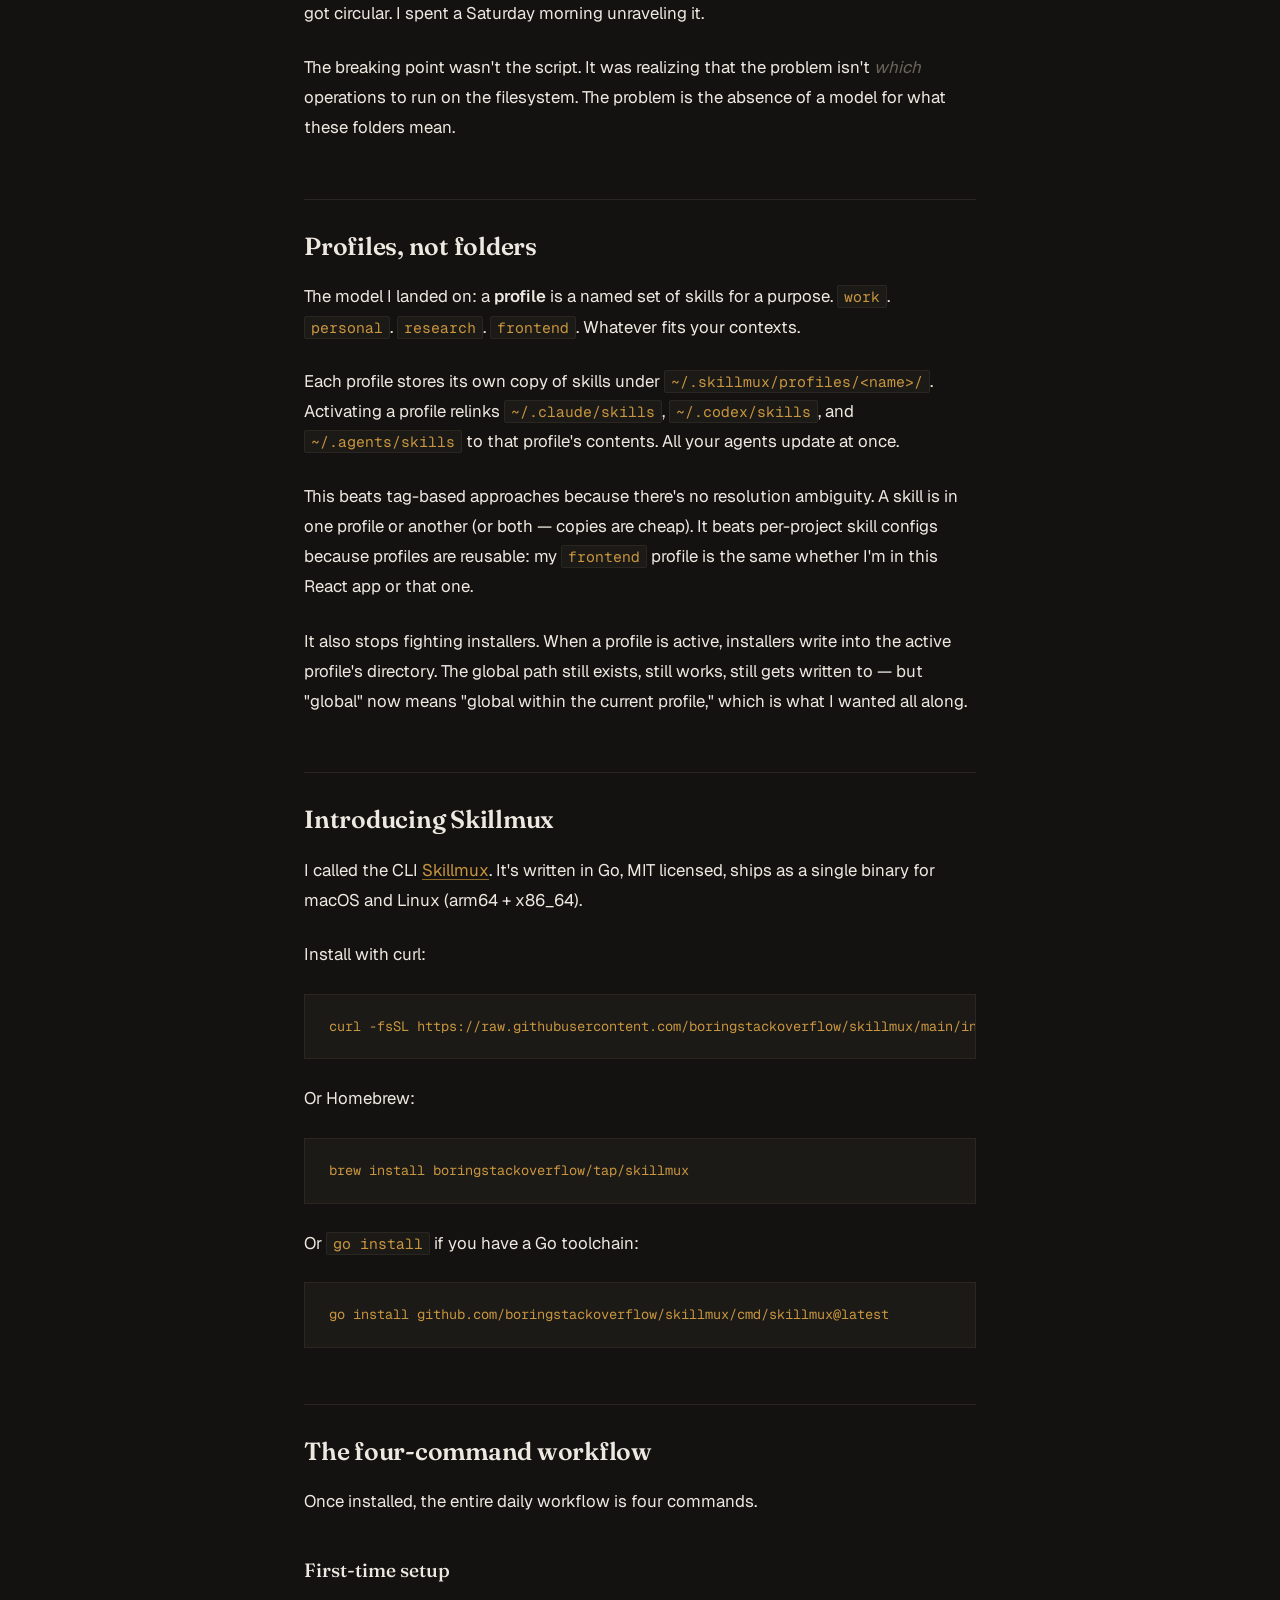
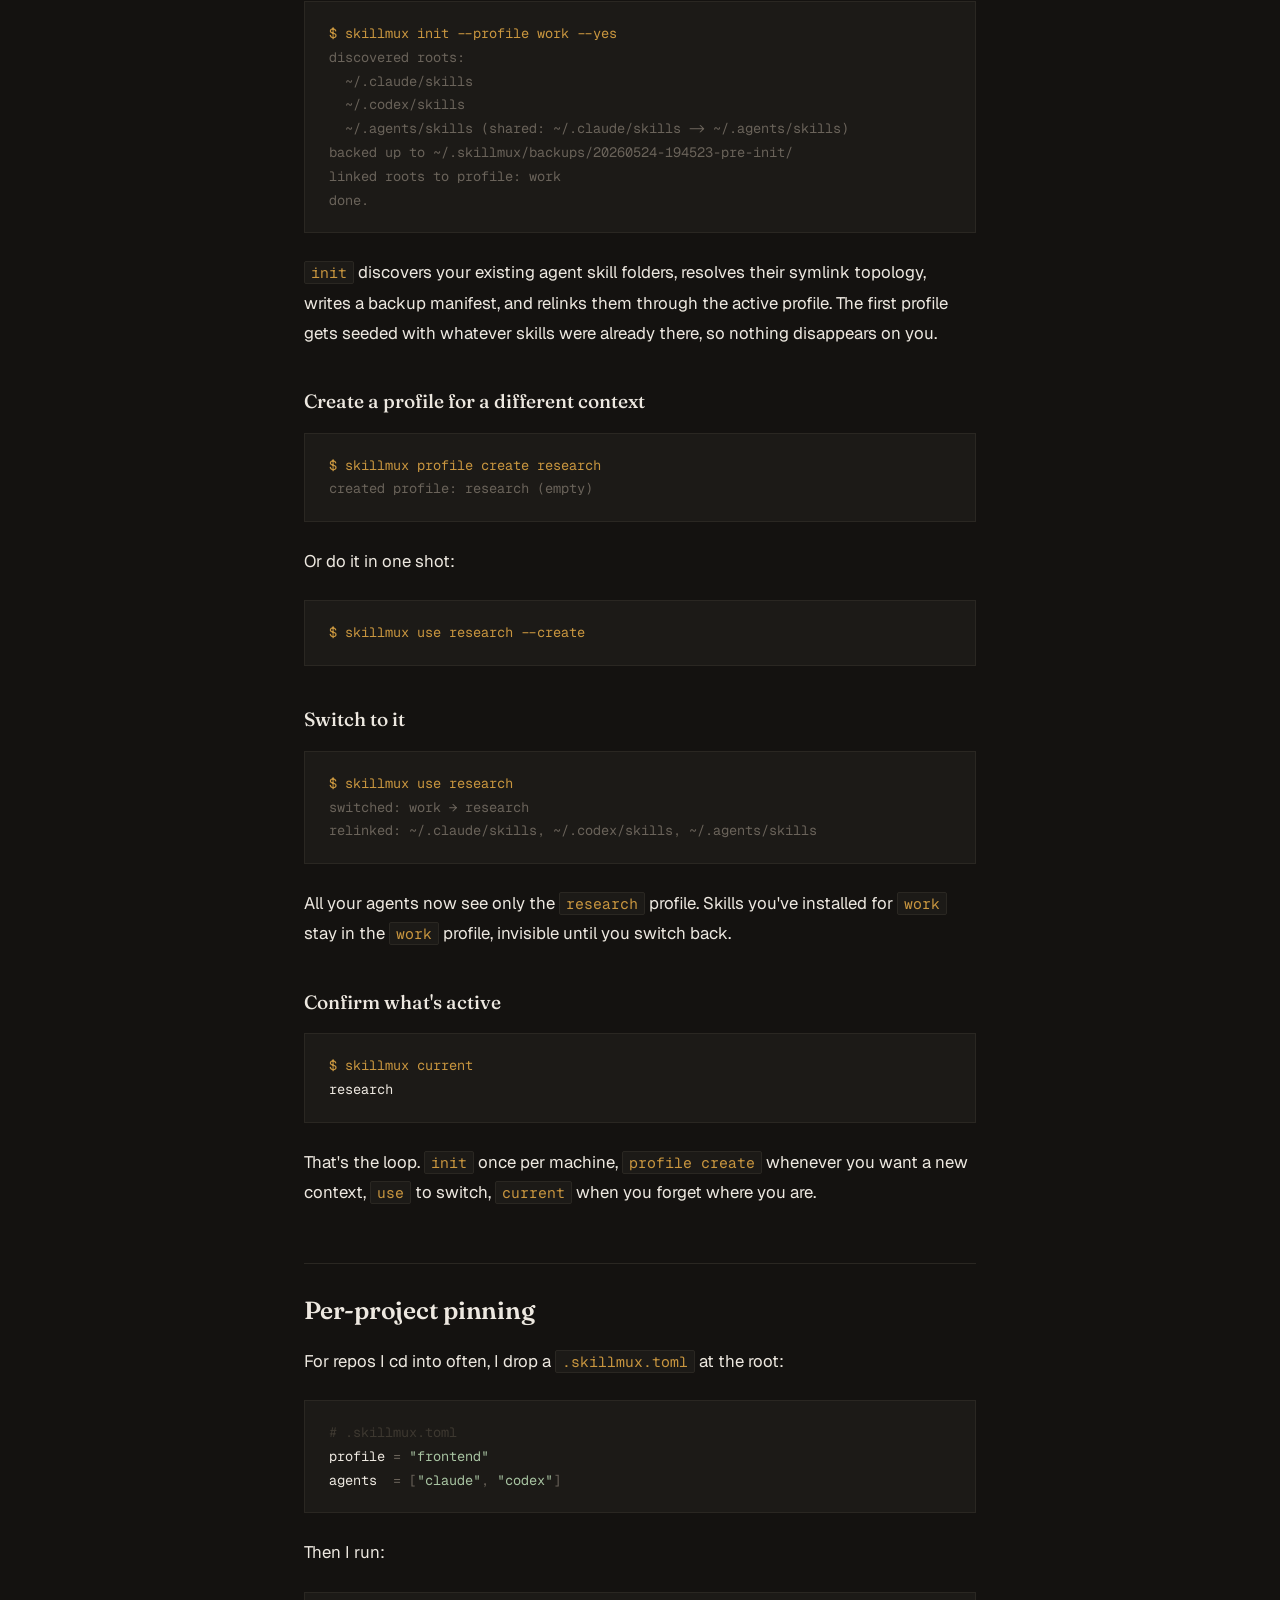
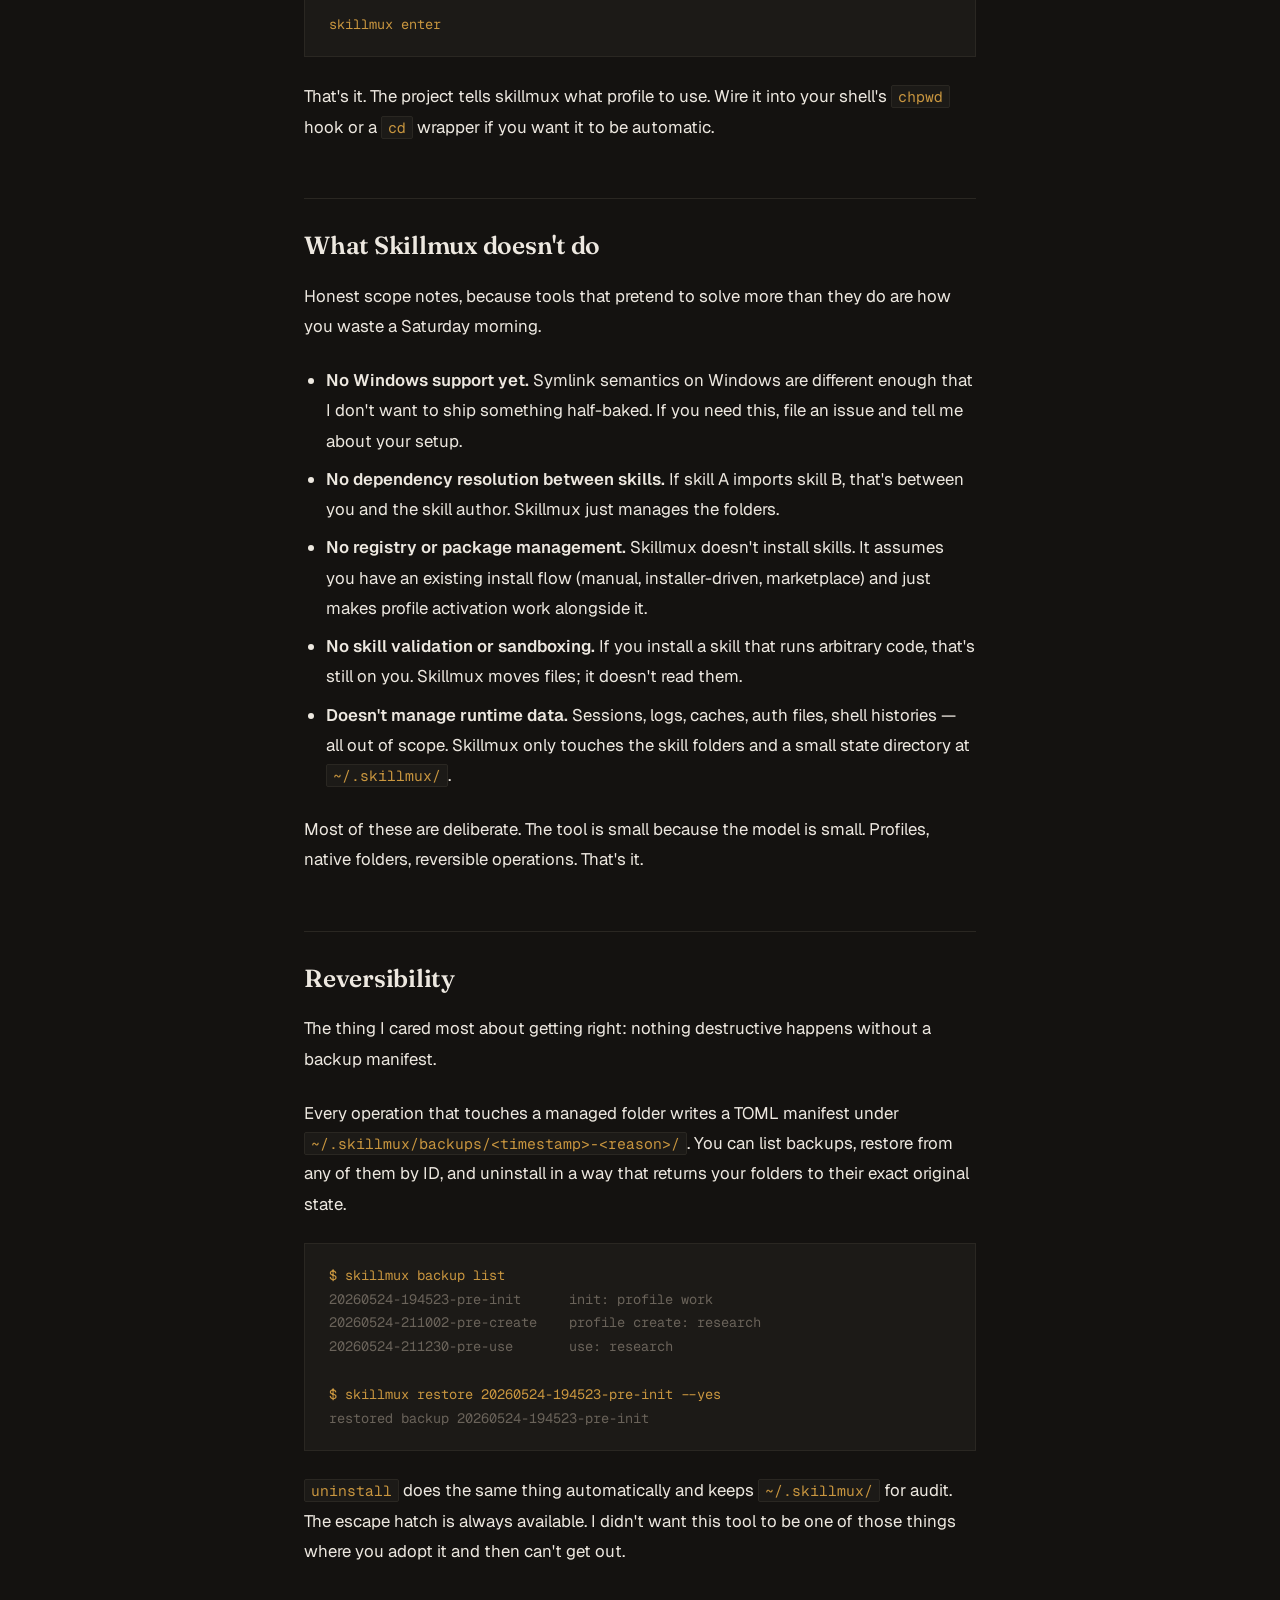
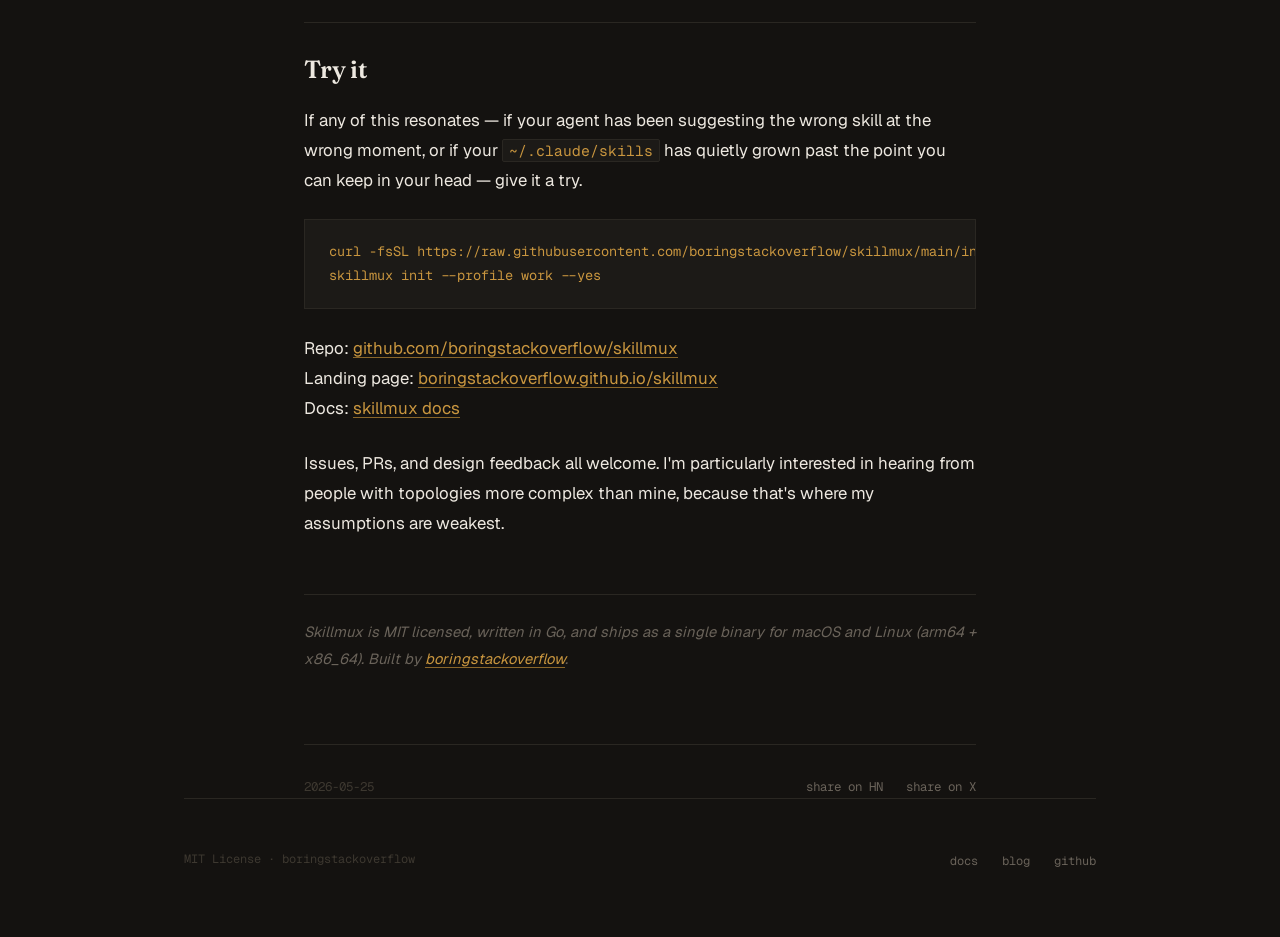
<file: docs/blog/managing-claude-skills.html>
<!DOCTYPE html>
<html lang="en">
<head>
  <meta charset="UTF-8">
  <meta name="viewport" content="width=device-width, initial-scale=1.0">
  <meta name="description" content="Skill accumulation is the quiet tax on every AI coding agent session. Here's what I tried, what broke, and the small Go CLI I ended up building.">
  <meta name="robots" content="index,follow">
  <meta name="theme-color" content="#141210">
  <link rel="canonical" href="https://boringstackoverflow.github.io/skillmux/blog/managing-claude-skills.html">
  <meta property="og:site_name" content="Skillmux">
  <meta property="og:title" content="How I manage 40+ skills across Claude Code, Codex, and .agents folders">
  <meta property="og:description" content="Skill accumulation is the quiet tax on every AI coding agent session. Here's what I tried, what broke, and the small Go CLI I ended up building.">
  <meta property="og:type" content="article">
  <meta property="og:url" content="https://boringstackoverflow.github.io/skillmux/blog/managing-claude-skills.html">
  <meta property="og:image" content="https://boringstackoverflow.github.io/skillmux/social-card.png">
  <meta property="og:image:width" content="1200">
  <meta property="og:image:height" content="630">
  <meta property="article:published_time" content="2026-05-25T00:00:00Z">
  <meta property="article:author" content="boringstackoverflow">
  <meta name="twitter:card" content="summary_large_image">
  <meta name="twitter:title" content="How I manage 40+ skills across Claude Code, Codex, and .agents folders">
  <meta name="twitter:description" content="Skill accumulation is the quiet tax on every AI coding agent session.">
  <meta name="twitter:image" content="https://boringstackoverflow.github.io/skillmux/social-card.png">
  <title>How I manage 40+ skills across Claude Code, Codex, and .agents folders — Skillmux Blog</title>
  <link rel="icon" href="../favicon.svg" type="image/svg+xml">
  <link rel="preconnect" href="https://fonts.googleapis.com">
  <link rel="preconnect" href="https://fonts.gstatic.com" crossorigin>
  <link rel="stylesheet" href="../style.css">
  <script type="application/ld+json">
  {
    "@context": "https://schema.org",
    "@type": "BlogPosting",
    "headline": "How I manage 40+ skills across Claude Code, Codex, and .agents folders",
    "description": "Skill accumulation is the quiet tax on every AI coding agent session. Here's what I tried, what broke, and the small Go CLI I ended up building.",
    "url": "https://boringstackoverflow.github.io/skillmux/blog/managing-claude-skills.html",
    "datePublished": "2026-05-25",
    "dateModified": "2026-05-25",
    "image": "https://boringstackoverflow.github.io/skillmux/social-card.png",
    "author": {
      "@type": "Person",
      "name": "boringstackoverflow",
      "url": "https://github.com/boringstackoverflow"
    },
    "publisher": {
      "@type": "Organization",
      "name": "Skillmux",
      "url": "https://boringstackoverflow.github.io/skillmux/"
    },
    "mainEntityOfPage": {
      "@type": "WebPage",
      "@id": "https://boringstackoverflow.github.io/skillmux/blog/managing-claude-skills.html"
    }
  }
  </script>
  <style>
    /* ─── Post-specific layout ─── */

    .post-wrap {
      max-width: 720px;
      margin: 0 auto;
      padding: 0 24px;
    }

    .back-link {
      display: inline-block;
      font-family: var(--font-mono);
      font-size: 0.78rem;
      color: var(--muted);
      text-decoration: none;
      margin: 40px 0 48px;
      transition: color 0.15s;
    }
    .back-link:hover { color: var(--accent); }

    .post-header {
      margin-bottom: 56px;
    }

    .post-title {
      font-family: var(--font-display);
      font-size: clamp(2rem, 4.5vw, 2.7rem);
      font-weight: 700;
      line-height: 1.15;
      letter-spacing: -0.02em;
      color: var(--text);
      font-optical-sizing: auto;
      margin-bottom: 24px;
    }

    .post-meta {
      font-family: var(--font-mono);
      font-size: 0.78rem;
      color: var(--muted);
      letter-spacing: 0.04em;
    }

    .post-meta .dot {
      margin: 0 8px;
      color: var(--muted-2);
    }

    .post-body {
      font-size: 1.05rem;
      line-height: 1.8;
      color: var(--text);
    }

    .post-body p {
      margin-bottom: 24px;
      color: var(--text);
    }

    .post-body h2 {
      font-family: var(--font-display);
      font-size: 1.55rem;
      font-weight: 600;
      line-height: 1.2;
      letter-spacing: -0.01em;
      color: var(--text);
      font-optical-sizing: auto;
      margin: 56px 0 20px;
      padding-top: 32px;
      border-top: 1px solid var(--border);
    }

    .post-body h3 {
      font-family: var(--font-display);
      font-size: 1.2rem;
      font-weight: 500;
      color: var(--text);
      font-optical-sizing: auto;
      margin: 36px 0 14px;
    }

    .post-body ul,
    .post-body ol {
      margin: 0 0 24px;
      padding-left: 22px;
    }

    .post-body li {
      margin-bottom: 8px;
      color: var(--text);
    }

    .post-body li strong { color: var(--text); font-weight: 600; }

    .post-body code {
      font-family: var(--font-mono);
      font-size: 0.88em;
      color: var(--accent);
      background: var(--surface);
      padding: 1px 6px;
      border: 1px solid var(--border);
      border-radius: 2px;
    }

    .post-body pre {
      background: var(--surface);
      border: 1px solid var(--border);
      padding: 20px 24px;
      margin: 0 0 24px;
      overflow-x: auto;
      font-family: var(--font-mono);
      font-size: 0.85rem;
      line-height: 1.75;
      color: var(--muted);
      white-space: pre;
      tab-size: 2;
    }

    .post-body pre code {
      background: none;
      border: none;
      padding: 0;
      color: inherit;
      font-size: inherit;
    }

    .post-body strong {
      color: var(--text);
      font-weight: 600;
    }

    .post-body em {
      font-style: italic;
      color: var(--muted);
    }

    .post-body hr {
      border: none;
      border-top: 1px solid var(--border);
      margin: 56px 0 24px;
    }

    .post-body a {
      color: var(--accent);
      text-decoration: underline;
      text-underline-offset: 3px;
      text-decoration-color: var(--accent-dim);
      transition: text-decoration-color 0.15s, color 0.15s;
    }
    .post-body a:hover {
      text-decoration-color: var(--accent);
      color: var(--accent);
    }

    .post-body .footer-line {
      font-size: 0.92rem;
      font-style: italic;
      color: var(--muted);
      margin-top: 0;
    }

    /* code highlighting inside pre */
    .post-body pre .c { color: var(--muted-2); }
    .post-body pre .v { color: var(--accent); }
    .post-body pre .k { color: var(--text); }
    .post-body pre .s { color: #A8C4A2; }

    /* post footer / share */
    .post-end {
      margin-top: 72px;
      padding-top: 32px;
      border-top: 1px solid var(--border);
      display: flex;
      flex-wrap: wrap;
      justify-content: space-between;
      gap: 16px;
      font-family: var(--font-mono);
      font-size: 0.78rem;
    }
    .post-end .end-left {
      color: var(--muted-2);
    }
    .post-end .end-right a {
      color: var(--muted);
      text-decoration: none;
      margin-left: 16px;
      transition: color 0.15s;
    }
    .post-end .end-right a:hover {
      color: var(--accent);
    }

    @media (max-width: 540px) {
      .post-body { font-size: 1rem; line-height: 1.75; }
      .post-title { font-size: 1.9rem; }
      .post-body h2 { font-size: 1.35rem; }
    }
  </style>
</head>
<body>

  <div class="wrap">
    <header class="site-header">
      <a href="https://boringstackoverflow.github.io/skillmux/" class="wordmark">skillmux</a>
      <nav aria-label="Site navigation">
        <ul class="site-nav">
          <li><a href="../docs.html">docs</a></li>
          <li><a href="index.html" style="color: var(--accent);">blog</a></li>
          <li><a href="https://github.com/boringstackoverflow/skillmux">github</a></li>
          <li>
            <a href="https://github.com/boringstackoverflow/skillmux" class="stars" id="gh-link" aria-label="Star on GitHub">
              <span class="star-glyph" aria-hidden="true">★</span>
              <span id="star-count"></span>
            </a>
          </li>
        </ul>
      </nav>
    </header>
  </div>

  <main class="post-wrap">

    <a class="back-link" href="index.html">← all posts</a>

    <article>

      <header class="post-header">
        <h1 class="post-title">How I manage 40+ skills across Claude Code, Codex, and .agents folders</h1>
        <p class="post-meta">
          <time datetime="2026-05-25">2026-05-25</time>
          <span class="dot">·</span>
          8 min read
          <span class="dot">·</span>
          <a href="https://github.com/boringstackoverflow" style="color: var(--muted); text-decoration: none;">boringstackoverflow</a>
        </p>
      </header>

      <div class="post-body">

        <p>I started with three skills. A year later I had forty-something. Every Claude Code session loaded all of them. Every Codex run loaded all of them. Every <code>.agents</code>-based tool I tried loaded all of them. The folders are global. The work isn't.</p>

        <p>This post is about how skill accumulation became the quiet tax on every session, what I tried to fix it (most of which broke), and the small Go CLI I ended up writing because the right answer wasn't a script — it was a model.</p>

        <h2>How forty-something skills happened</h2>

        <p>I didn't sit down one day and install forty skills. They arrived in trickles:</p>

        <ul>
          <li>A handful of work skills for internal company tooling — deploy helpers, runbook scaffolders, an API auth wrapper</li>
          <li>Personal project skills — a SQLite migration helper, a blog post drafter, a GitHub issue templater</li>
          <li>Research skills — a PDF-to-notes flow, an arxiv summarizer, a citation cleaner</li>
          <li>Frontend skills — a Tailwind class organizer, a React component scaffolder, a small accessibility linter</li>
          <li>Backend skills — a Postgres index analyzer, an OpenAPI spec generator</li>
          <li>And a long tail of experimental skills I built once, used twice, and never deleted</li>
        </ul>

        <p>By the time I noticed the problem, the count was somewhere north of forty. Some of them I genuinely used every day. Some of them I'd used once. All of them were visible to my agents at startup.</p>

        <h2>The actual cost of skill bleed</h2>

        <p>The cost of seeing every skill at every session isn't just startup latency, though that's real. It's the wrong skill suggested at the wrong moment.</p>

        <p>A few specific friction moments that made me start caring:</p>

        <ul>
          <li>I asked Claude to help draft a personal email and it suggested using my company's email templating skill. The skill name made it sound applicable. It wasn't.</li>
          <li>Codex pulled up internal database schema documentation while I was working on a personal SQLite project. Different schema, different domain, different everything — but the skill matched a keyword.</li>
          <li>Half-finished experimental skills kept appearing in deterministic refactors. The agent would helpfully suggest a tool I'd written in twenty minutes and never tested.</li>
          <li>One skill had a name collision with another from a different project. The agent picked whichever was discovered first.</li>
        </ul>

        <p>None of these are catastrophic. But they're a constant low-grade friction, and they get worse as you accumulate more skills. The honest version is: the agent is doing what you told it to do. You told it about all of these skills, so all of them are fair game.</p>

        <p>The fix has to be: tell the agent about fewer skills.</p>

        <h2>What I tried first</h2>

        <h3>Just moving files around</h3>

        <p>The naive first attempt: move skills out of <code>~/.claude/skills</code> when I didn't need them. Drag-and-drop, basically.</p>

        <p>This broke immediately. Skill installers — and there are a lot of them now — write to the global path. So a week later <code>~/.claude/skills</code> had grown back to its original size, plus or minus whatever new things I'd installed. Manual moves don't survive contact with installers.</p>

        <h3>Shell aliases pointing at different directories</h3>

        <p>Next attempt: an alias for each context.</p>

        <pre><code><span class="v">alias claude-work='CLAUDE_SKILLS_DIR=~/.claude/work-skills claude'</span>
<span class="v">alias claude-personal='CLAUDE_SKILLS_DIR=~/.claude/personal-skills claude'</span></code></pre>

        <p>The problem: not every agent respects an env var override for the skills path. Some do, some don't, some half-do. And even when they do, the third-party installers still write to the global location, so the directories drift apart immediately.</p>

        <p>This is the kind of solution that works on Tuesday and breaks on Thursday.</p>

        <h3>A bash script with symlinks</h3>

        <p>Closer. I wrote a script that:</p>

        <ol>
          <li>Removed <code>~/.claude/skills</code></li>
          <li>Created <code>~/.claude/skills</code> as a symlink to <code>~/.claude/profiles/&lt;name&gt;/skills</code></li>
          <li>Did the same for <code>~/.codex/skills</code> and <code>~/.agents/skills</code></li>
        </ol>

        <p>It worked. For a while. Then it broke when I noticed my agents were already in a shared symlink topology — <code>~/.claude/skills -&gt; ~/.agents/skills</code> — because at some point in the past I'd set that up to dedupe the shared subset. My script saw two paths and treated them as two roots, when really they were one. Bash got confused. Symlinks got circular. I spent a Saturday morning unraveling it.</p>

        <p>The breaking point wasn't the script. It was realizing that the problem isn't <em>which</em> operations to run on the filesystem. The problem is the absence of a model for what these folders mean.</p>

        <h2>Profiles, not folders</h2>

        <p>The model I landed on: a <strong>profile</strong> is a named set of skills for a purpose. <code>work</code>. <code>personal</code>. <code>research</code>. <code>frontend</code>. Whatever fits your contexts.</p>

        <p>Each profile stores its own copy of skills under <code>~/.skillmux/profiles/&lt;name&gt;/</code>. Activating a profile relinks <code>~/.claude/skills</code>, <code>~/.codex/skills</code>, and <code>~/.agents/skills</code> to that profile's contents. All your agents update at once.</p>

        <p>This beats tag-based approaches because there's no resolution ambiguity. A skill is in one profile or another (or both — copies are cheap). It beats per-project skill configs because profiles are reusable: my <code>frontend</code> profile is the same whether I'm in this React app or that one.</p>

        <p>It also stops fighting installers. When a profile is active, installers write into the active profile's directory. The global path still exists, still works, still gets written to — but "global" now means "global within the current profile," which is what I wanted all along.</p>

        <h2>Introducing Skillmux</h2>

        <p>I called the CLI <a href="https://github.com/boringstackoverflow/skillmux">Skillmux</a>. It's written in Go, MIT licensed, ships as a single binary for macOS and Linux (arm64 + x86_64).</p>

        <p>Install with curl:</p>

        <pre><code><span class="v">curl -fsSL https://raw.githubusercontent.com/boringstackoverflow/skillmux/main/install.sh | sh</span></code></pre>

        <p>Or Homebrew:</p>

        <pre><code><span class="v">brew install boringstackoverflow/tap/skillmux</span></code></pre>

        <p>Or <code>go install</code> if you have a Go toolchain:</p>

        <pre><code><span class="v">go install github.com/boringstackoverflow/skillmux/cmd/skillmux@latest</span></code></pre>

        <h2>The four-command workflow</h2>

        <p>Once installed, the entire daily workflow is four commands.</p>

        <h3>First-time setup</h3>

        <pre><code><span class="v">$ skillmux init --profile work --yes</span>
discovered roots:
  ~/.claude/skills
  ~/.codex/skills
  ~/.agents/skills (shared: ~/.claude/skills -&gt; ~/.agents/skills)
backed up to ~/.skillmux/backups/20260524-194523-pre-init/
linked roots to profile: work
done.</code></pre>

        <p><code>init</code> discovers your existing agent skill folders, resolves their symlink topology, writes a backup manifest, and relinks them through the active profile. The first profile gets seeded with whatever skills were already there, so nothing disappears on you.</p>

        <h3>Create a profile for a different context</h3>

        <pre><code><span class="v">$ skillmux profile create research</span>
created profile: research (empty)</code></pre>

        <p>Or do it in one shot:</p>

        <pre><code><span class="v">$ skillmux use research --create</span></code></pre>

        <h3>Switch to it</h3>

        <pre><code><span class="v">$ skillmux use research</span>
switched: work → research
relinked: ~/.claude/skills, ~/.codex/skills, ~/.agents/skills</code></pre>

        <p>All your agents now see only the <code>research</code> profile. Skills you've installed for <code>work</code> stay in the <code>work</code> profile, invisible until you switch back.</p>

        <h3>Confirm what's active</h3>

        <pre><code><span class="v">$ skillmux current</span>
<span class="k">research</span></code></pre>

        <p>That's the loop. <code>init</code> once per machine, <code>profile create</code> whenever you want a new context, <code>use</code> to switch, <code>current</code> when you forget where you are.</p>

        <h2>Per-project pinning</h2>

        <p>For repos I cd into often, I drop a <code>.skillmux.toml</code> at the root:</p>

        <pre><code><span class="c"># .skillmux.toml</span>
<span class="k">profile</span> = <span class="s">"frontend"</span>
<span class="k">agents</span>  = [<span class="s">"claude"</span>, <span class="s">"codex"</span>]</code></pre>

        <p>Then I run:</p>

        <pre><code><span class="v">skillmux enter</span></code></pre>

        <p>That's it. The project tells skillmux what profile to use. Wire it into your shell's <code>chpwd</code> hook or a <code>cd</code> wrapper if you want it to be automatic.</p>

        <h2>What Skillmux doesn't do</h2>

        <p>Honest scope notes, because tools that pretend to solve more than they do are how you waste a Saturday morning.</p>

        <ul>
          <li><strong>No Windows support yet.</strong> Symlink semantics on Windows are different enough that I don't want to ship something half-baked. If you need this, file an issue and tell me about your setup.</li>
          <li><strong>No dependency resolution between skills.</strong> If skill A imports skill B, that's between you and the skill author. Skillmux just manages the folders.</li>
          <li><strong>No registry or package management.</strong> Skillmux doesn't install skills. It assumes you have an existing install flow (manual, installer-driven, marketplace) and just makes profile activation work alongside it.</li>
          <li><strong>No skill validation or sandboxing.</strong> If you install a skill that runs arbitrary code, that's still on you. Skillmux moves files; it doesn't read them.</li>
          <li><strong>Doesn't manage runtime data.</strong> Sessions, logs, caches, auth files, shell histories — all out of scope. Skillmux only touches the skill folders and a small state directory at <code>~/.skillmux/</code>.</li>
        </ul>

        <p>Most of these are deliberate. The tool is small because the model is small. Profiles, native folders, reversible operations. That's it.</p>

        <h2>Reversibility</h2>

        <p>The thing I cared most about getting right: nothing destructive happens without a backup manifest.</p>

        <p>Every operation that touches a managed folder writes a TOML manifest under <code>~/.skillmux/backups/&lt;timestamp&gt;-&lt;reason&gt;/</code>. You can list backups, restore from any of them by ID, and uninstall in a way that returns your folders to their exact original state.</p>

        <pre><code><span class="v">$ skillmux backup list</span>
20260524-194523-pre-init      init: profile work
20260524-211002-pre-create    profile create: research
20260524-211230-pre-use       use: research

<span class="v">$ skillmux restore 20260524-194523-pre-init --yes</span>
restored backup 20260524-194523-pre-init</code></pre>

        <p><code>uninstall</code> does the same thing automatically and keeps <code>~/.skillmux/</code> for audit. The escape hatch is always available. I didn't want this tool to be one of those things where you adopt it and then can't get out.</p>

        <h2>Try it</h2>

        <p>If any of this resonates — if your agent has been suggesting the wrong skill at the wrong moment, or if your <code>~/.claude/skills</code> has quietly grown past the point you can keep in your head — give it a try.</p>

        <pre><code><span class="v">curl -fsSL https://raw.githubusercontent.com/boringstackoverflow/skillmux/main/install.sh | sh</span>
<span class="v">skillmux init --profile work --yes</span></code></pre>

        <p>
          Repo: <a href="https://github.com/boringstackoverflow/skillmux">github.com/boringstackoverflow/skillmux</a><br>
          Landing page: <a href="https://boringstackoverflow.github.io/skillmux/">boringstackoverflow.github.io/skillmux</a><br>
          Docs: <a href="../docs.html">skillmux docs</a>
        </p>

        <p>Issues, PRs, and design feedback all welcome. I'm particularly interested in hearing from people with topologies more complex than mine, because that's where my assumptions are weakest.</p>

        <hr>

        <p class="footer-line"><em>Skillmux is MIT licensed, written in Go, and ships as a single binary for macOS and Linux (arm64 + x86_64). Built by <a href="https://github.com/boringstackoverflow">boringstackoverflow</a>.</em></p>

      </div>

      <div class="post-end">
        <span class="end-left">2026-05-25</span>
        <span class="end-right">
          <a href="https://news.ycombinator.com/submitlink?u=https%3A%2F%2Fboringstackoverflow.github.io%2Fskillmux%2Fblog%2Fmanaging-claude-skills.html&t=How%20I%20manage%2040%2B%20skills%20across%20Claude%20Code%2C%20Codex%2C%20and%20.agents%20folders" target="_blank" rel="noopener">share on HN</a>
          <a href="https://twitter.com/intent/tweet?text=How%20I%20manage%2040%2B%20skills%20across%20Claude%20Code%2C%20Codex%2C%20and%20.agents%20folders%20%E2%80%94%20https%3A%2F%2Fboringstackoverflow.github.io%2Fskillmux%2Fblog%2Fmanaging-claude-skills.html" target="_blank" rel="noopener">share on X</a>
        </span>
      </div>

    </article>

  </main>

  <div class="wrap">
    <footer class="site-footer">
      <span class="footer-copy">MIT License &middot; boringstackoverflow</span>
      <ul class="footer-links">
        <li><a href="../docs.html">docs</a></li>
        <li><a href="index.html">blog</a></li>
        <li><a href="https://github.com/boringstackoverflow/skillmux">github</a></li>
      </ul>
    </footer>
  </div>

  <script>
    (function() {
      var el = document.getElementById('star-count');
      if (!el) return;
      fetch('https://api.github.com/repos/boringstackoverflow/skillmux', {
        headers: { 'Accept': 'application/vnd.github.v3+json' }
      })
      .then(function(r) { return r.json(); })
      .then(function(d) {
        var n = d.stargazers_count;
        if (typeof n === 'number') {
          el.textContent = n >= 1000
            ? (n / 1000).toFixed(1).replace(/\.0$/, '') + 'k'
            : String(n);
        }
      })
      .catch(function() {});
    })();
  </script>

</body>
</html>
</file>
<file: docs/style.css>
@import url('https://fonts.googleapis.com/css2?family=Fraunces:ital,opsz,wght@0,9..144,300..900;1,9..144,300..900&display=swap');
@import url('https://fonts.googleapis.com/css2?family=Geist:wght@300;400;500;600&family=Geist+Mono:wght@300;400;500&display=swap');

:root {
  --bg:         #141210;
  --surface:    #1C1A17;
  --surface-2:  #242118;
  --text:       #EDE8E0;
  --muted:      #6A635A;
  --muted-2:    #3D3830;
  --accent:     #C9963F;
  --accent-dim: #8A6629;
  --border:     #2A2722;

  --font-display: 'Fraunces', Georgia, serif;
  --font-body:    'Geist', -apple-system, BlinkMacSystemFont, sans-serif;
  --font-mono:    'Geist Mono', 'Menlo', 'Monaco', monospace;

  --max-w: 960px;
}

*, *::before, *::after {
  box-sizing: border-box;
  margin: 0;
  padding: 0;
}

html {
  font-size: 16px;
  scroll-behavior: smooth;
}

body {
  background: var(--bg);
  color: var(--text);
  font-family: var(--font-body);
  font-size: 1rem;
  line-height: 1.65;
  -webkit-font-smoothing: antialiased;
  -moz-osx-font-smoothing: grayscale;
  min-width: 0;
  overflow-x: hidden;
}

/* ─── Layout ─── */

.wrap {
  width: min(100%, var(--max-w));
  margin: 0 auto;
  padding: 0 24px;
}

/* ─── Header ─── */

.site-header {
  display: flex;
  justify-content: space-between;
  align-items: center;
  gap: 20px;
  padding: 24px 0;
  border-bottom: 1px solid var(--border);
}

.wordmark {
  font-family: var(--font-mono);
  font-size: 0.9rem;
  font-weight: 400;
  color: var(--text);
  letter-spacing: -0.02em;
  text-decoration: none;
}
.wordmark:hover { color: var(--accent); }

.site-nav {
  display: flex;
  gap: 24px;
  align-items: center;
  flex-wrap: wrap;
  justify-content: flex-end;
  list-style: none;
}

.site-nav a {
  font-family: var(--font-mono);
  font-size: 0.8rem;
  color: var(--muted);
  text-decoration: none;
  transition: color 0.15s;
}
.site-nav a:hover { color: var(--text); }

.stars {
  display: flex;
  align-items: center;
  gap: 5px;
  font-family: var(--font-mono);
  font-size: 0.8rem;
  color: var(--muted);
  text-decoration: none;
  transition: color 0.15s;
}
.stars:hover { color: var(--text); }
.star-glyph { color: var(--accent); font-size: 0.72rem; }

/* ─── Hero ─── */

.hero {
  padding: 96px 0 80px;
}

.eyebrow {
  display: block;
  font-family: var(--font-mono);
  font-size: 0.72rem;
  color: var(--accent);
  letter-spacing: 0.12em;
  text-transform: uppercase;
  margin-bottom: 24px;
}

.headline {
  font-family: var(--font-display);
  font-size: clamp(2.6rem, 6vw, 3.75rem);
  font-weight: 700;
  line-height: 1.08;
  letter-spacing: -0.02em;
  color: var(--text);
  font-optical-sizing: auto;
  margin-bottom: 28px;
}

.subhead {
  font-size: 1.05rem;
  color: var(--muted);
  line-height: 1.7;
  max-width: 520px;
  margin-bottom: 48px;
}

.subhead strong {
  color: var(--text);
  font-weight: 500;
}

/* ─── Install block ─── */

.install {
  margin-bottom: 0;
}

.install-label {
  display: block;
  font-family: var(--font-mono);
  font-size: 0.7rem;
  color: var(--muted);
  letter-spacing: 0.1em;
  text-transform: uppercase;
  margin-bottom: 8px;
}

.install-primary {
  display: flex;
  align-items: flex-start;
  gap: 14px;
  flex-wrap: wrap;
  min-width: 0;
  margin-bottom: 4px;
}

.install-cmd {
  display: block;
  flex: 1 1 560px;
  min-width: 0;
  max-width: 100%;
  font-family: var(--font-mono);
  font-size: 1.15rem;
  font-weight: 400;
  color: var(--text);
  letter-spacing: -0.01em;
  /* selectable text — no box, no chrome */
  cursor: text;
  user-select: all;
  overflow-wrap: anywhere;
  word-break: break-all;
}

.copy-btn {
  background: none;
  border: 1px solid var(--border);
  color: var(--muted);
  font-family: var(--font-mono);
  font-size: 0.7rem;
  padding: 4px 10px;
  cursor: pointer;
  border-radius: 3px;
  transition: border-color 0.15s, color 0.15s;
  letter-spacing: 0.04em;
  flex-shrink: 0;
}
.copy-btn:hover { border-color: var(--accent-dim); color: var(--accent); }
.copy-btn.copied { border-color: var(--accent); color: var(--accent); }

.install-alts {
  display: flex;
  flex-direction: column;
  gap: 5px;
  margin-top: 14px;
  padding-top: 14px;
  border-top: 1px solid var(--border);
}

.install-alt-row {
  display: flex;
  align-items: baseline;
  gap: 14px;
  min-width: 0;
  font-family: var(--font-mono);
  font-size: 0.8rem;
  color: var(--muted);
  overflow-wrap: anywhere;
}

.install-alt-row span:last-child {
  min-width: 0;
  overflow-wrap: anywhere;
}

.alt-method {
  color: var(--muted-2);
  min-width: 36px;
  flex-shrink: 0;
}

/* ─── Features ─── */

.features {
  padding: 72px 0;
  border-top: 1px solid var(--border);
}

.section-label {
  display: block;
  font-family: var(--font-mono);
  font-size: 0.7rem;
  color: var(--muted);
  letter-spacing: 0.1em;
  text-transform: uppercase;
  margin-bottom: 48px;
}

.feature-list {
  display: flex;
  flex-direction: column;
  gap: 40px;
}

.feature {
  display: grid;
  grid-template-columns: 1fr 2fr;
  gap: 32px;
  align-items: start;
}

@media (max-width: 540px) {
  .feature { grid-template-columns: 1fr; gap: 8px; }
}

.feature-title {
  font-family: var(--font-display);
  font-size: 1.15rem;
  font-weight: 500;
  color: var(--text);
  line-height: 1.2;
  font-optical-sizing: auto;
}

.feature-desc {
  font-size: 0.95rem;
  color: var(--muted);
  line-height: 1.7;
}

.feature-desc strong {
  color: var(--text);
  font-weight: 500;
}

/* ─── In practice / proof ─── */

.proof {
  padding: 72px 0;
  border-top: 1px solid var(--border);
}

.snippet {
  background: var(--surface);
  border: 1px solid var(--border);
  padding: 24px 28px;
  max-width: 100%;
  margin-bottom: 14px;
  overflow-x: auto;
}

.snippet pre {
  font-family: var(--font-mono);
  font-size: 0.85rem;
  line-height: 1.8;
  color: var(--muted);
  white-space: pre;
  tab-size: 2;
}

.c { color: var(--muted-2); }         /* comment */
.k { color: var(--text); }            /* key */
.s { color: #A8C4A2; }                /* string */
.v { color: var(--accent); }          /* command / value */

.attribution {
  font-family: var(--font-mono);
  font-size: 0.72rem;
  color: var(--muted-2);
}

/* ─── Footer ─── */

.site-footer {
  padding: 48px 0 64px;
  border-top: 1px solid var(--border);
  display: flex;
  justify-content: space-between;
  align-items: center;
  flex-wrap: wrap;
  gap: 16px;
}

.footer-copy {
  font-family: var(--font-mono);
  font-size: 0.75rem;
  color: var(--muted-2);
}

.footer-links {
  display: flex;
  flex-wrap: wrap;
  gap: 24px;
  list-style: none;
}

.footer-links a {
  font-family: var(--font-mono);
  font-size: 0.75rem;
  color: var(--muted);
  text-decoration: none;
  transition: color 0.15s;
}
.footer-links a:hover { color: var(--accent); }

/* ─── Responsive ─── */

@media (max-width: 640px) {
  .site-header {
    flex-direction: column;
    align-items: flex-start;
  }

  .site-nav {
    justify-content: flex-start;
    gap: 16px;
    width: 100%;
  }
}

@media (max-width: 480px) {
  .wrap {
    padding-left: 18px;
    padding-right: 18px;
  }

  .site-header {
    gap: 12px;
    padding: 20px 0;
  }

  .site-nav {
    gap: 12px;
  }

  .hero {
    padding: 64px 0 56px;
  }

  .headline {
    font-size: 2.35rem;
    overflow-wrap: anywhere;
  }

  .subhead {
    font-size: 0.98rem;
  }

  .install-cmd {
    flex-basis: 100%;
    font-size: 0.88rem;
    line-height: 1.65;
  }

  .copy-btn {
    margin-left: auto;
  }

  .install-alt-row {
    display: grid;
    grid-template-columns: 40px minmax(0, 1fr);
    align-items: baseline;
    gap: 10px;
  }

  .features,
  .proof {
    padding: 56px 0;
  }

  .snippet {
    padding: 16px 18px;
  }

  .snippet pre {
    font-size: 0.78rem;
  }

  .site-footer {
    flex-direction: column;
    align-items: flex-start;
  }
}
</file>
